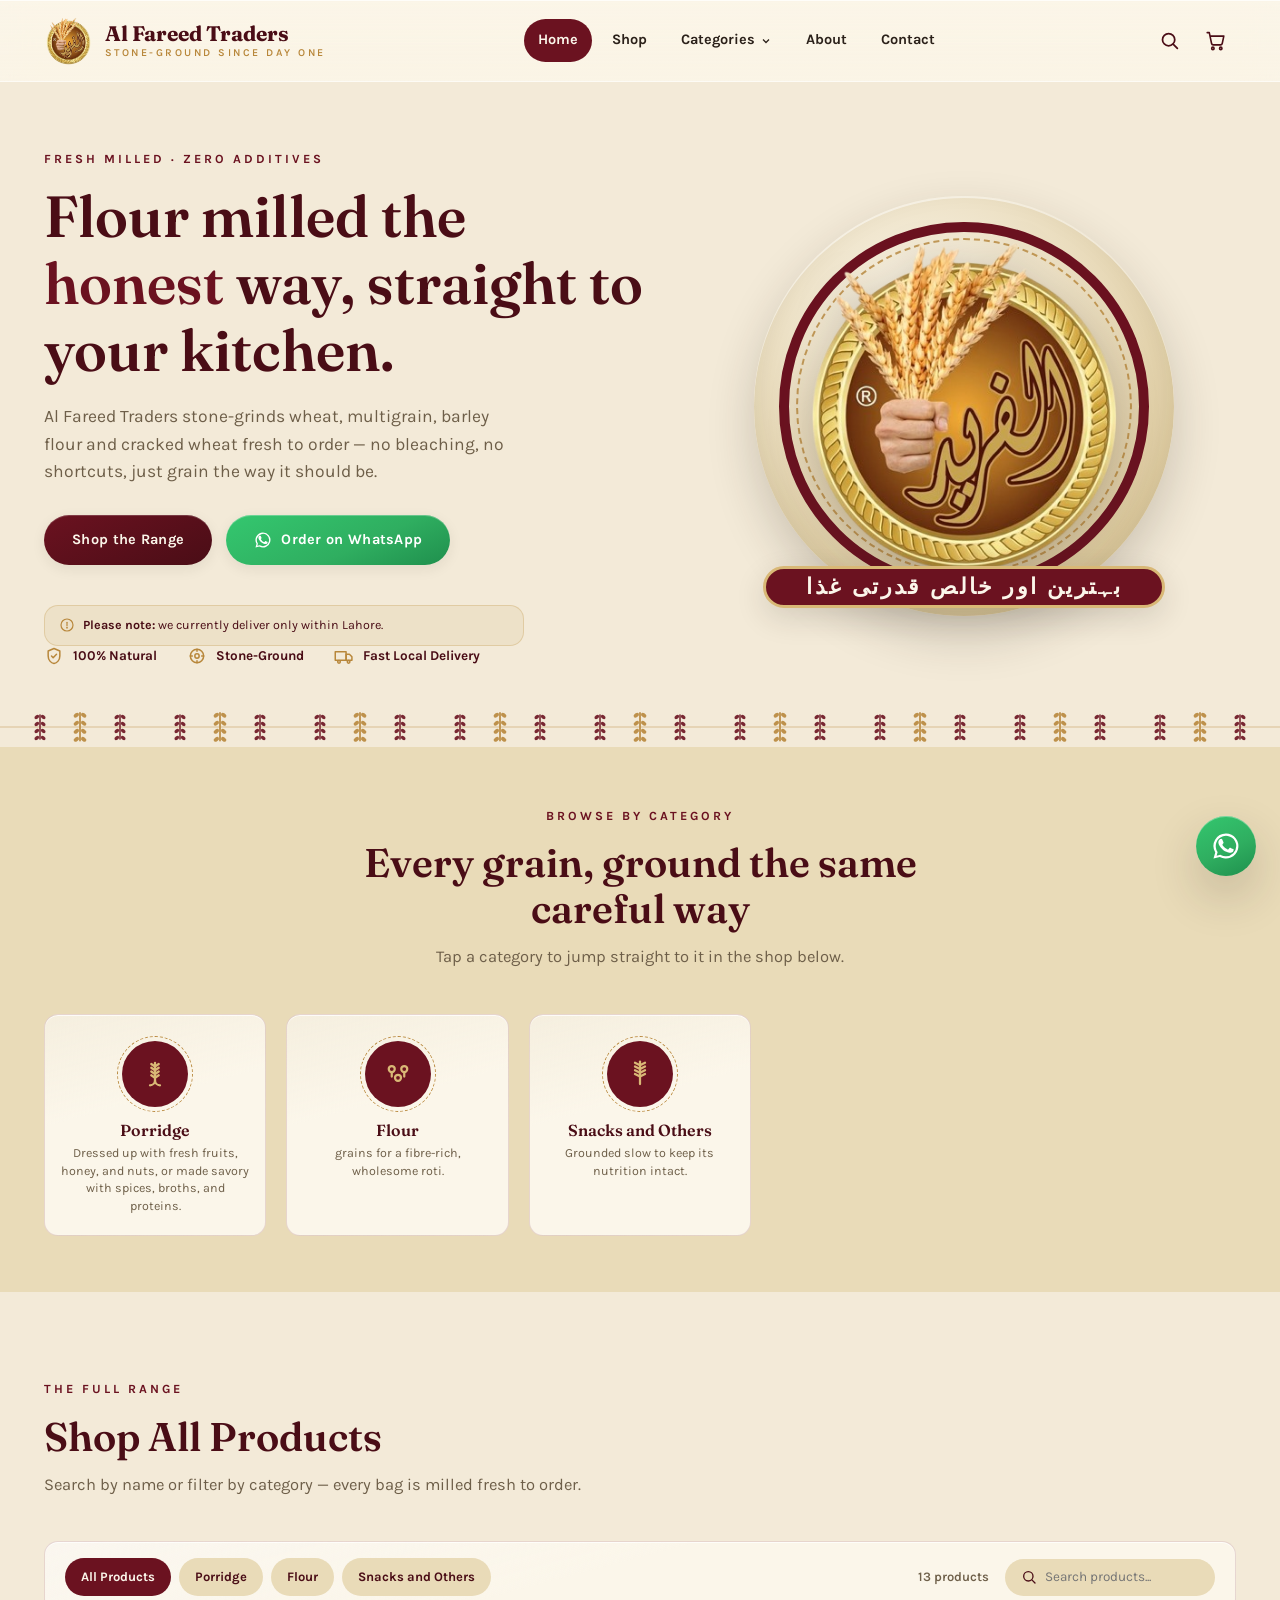
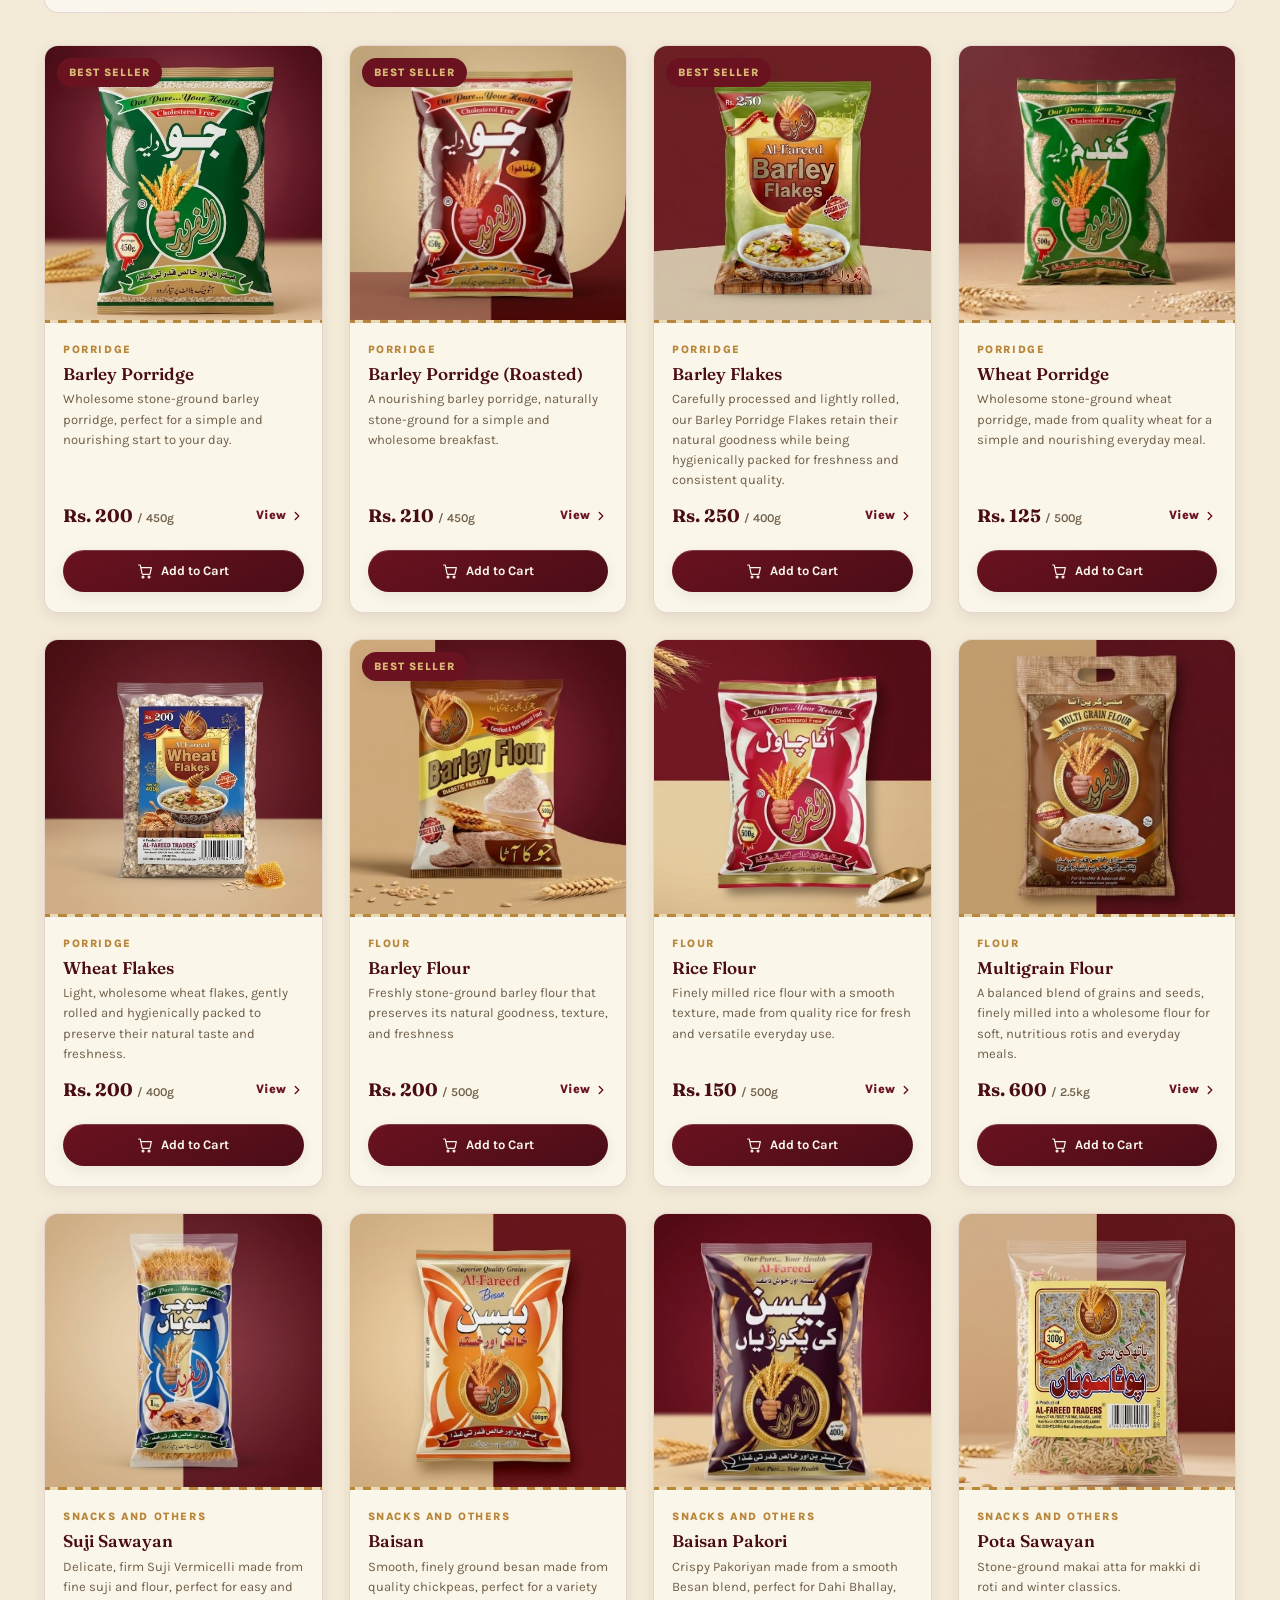
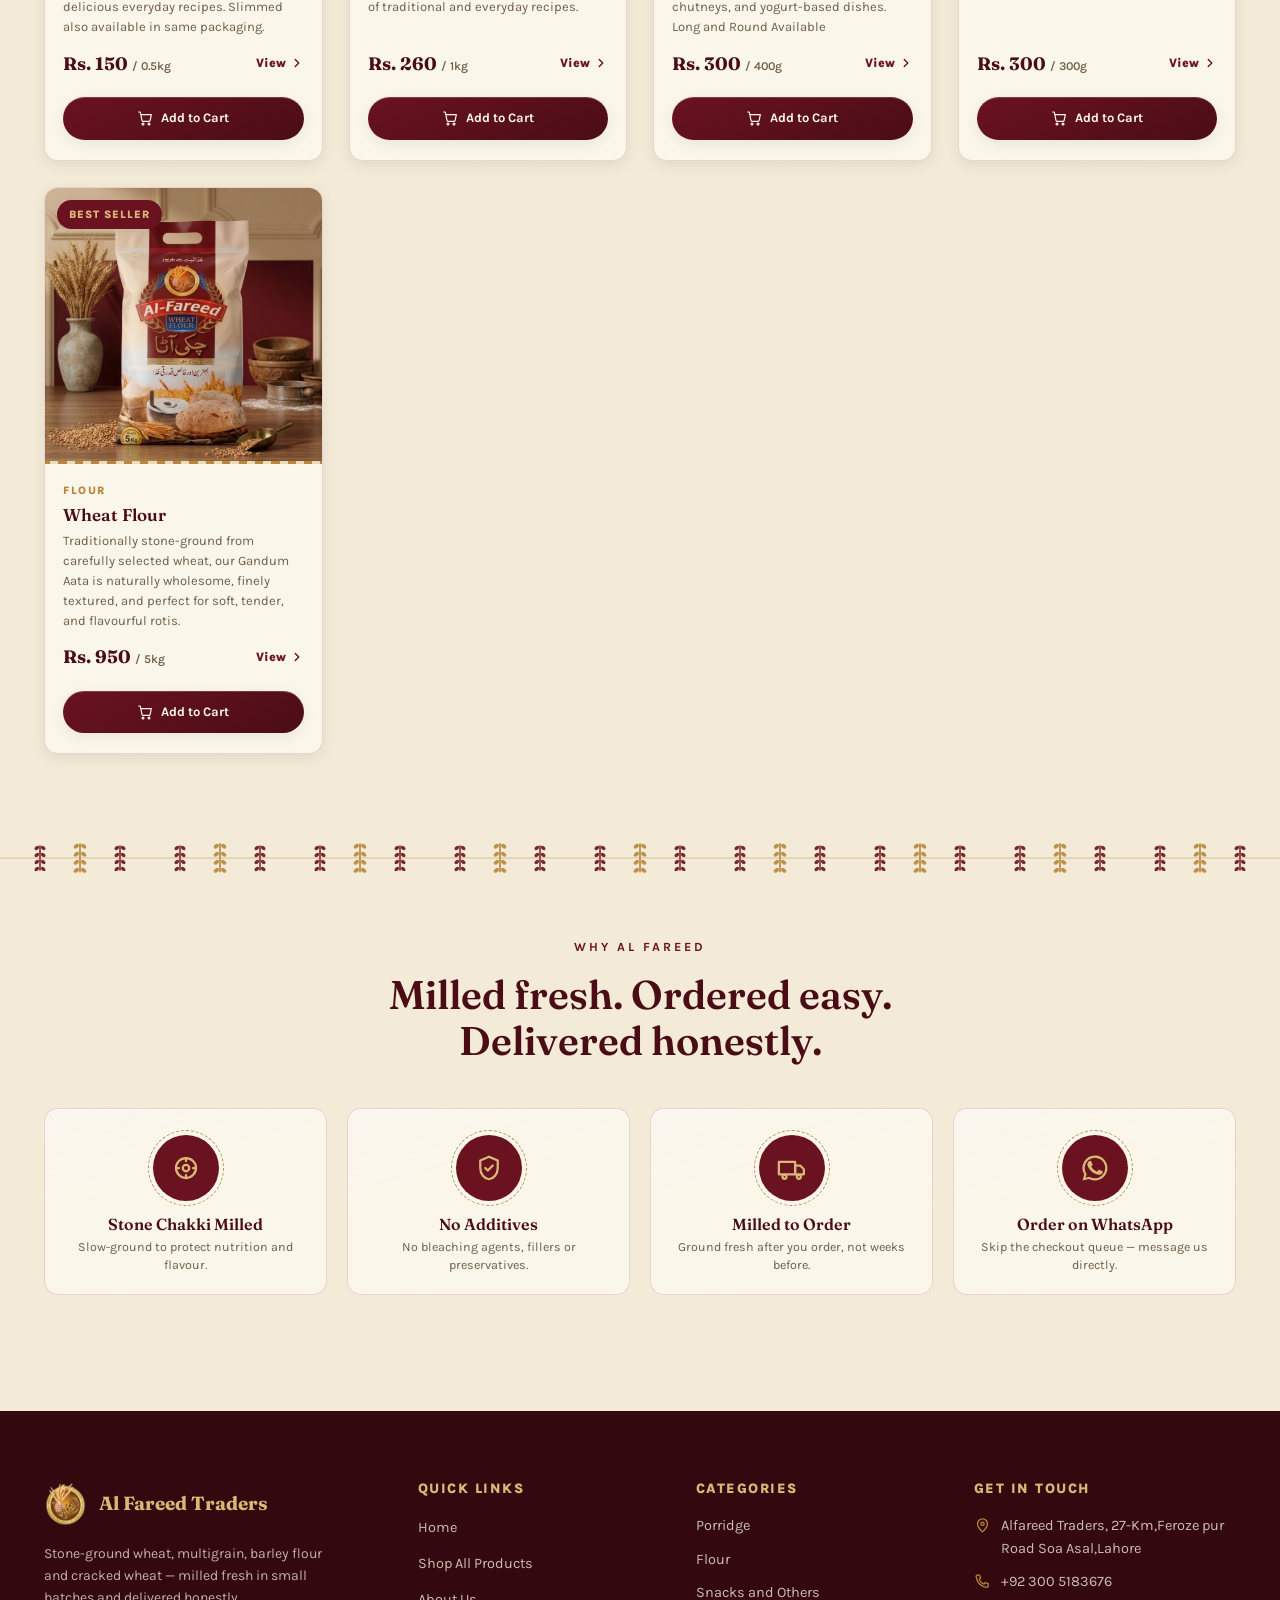
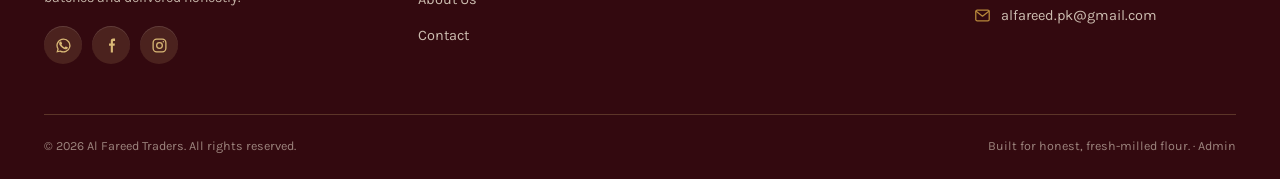
<file: index.html>
<!DOCTYPE html>
<html lang="en">
<head>
<meta charset="UTF-8">
<meta name="viewport" content="width=device-width, initial-scale=1.0">
<meta name="color-scheme" content="light only">
<title>Al Fareed Traders | Stone-Ground Flour, Multigrain Atta &amp; Cracked Wheat</title>
<meta name="description" content="Al Fareed Traders sells stone-ground wheat flour, multigrain atta, barley flour and cracked wheat (daliya) of every cut. Fresh milled, order online or on WhatsApp.">
<meta name="keywords" content="atta, wheat flour, multigrain flour, barley flour, cracked wheat, daliya, besan, flour mill, Al Fareed Traders">
<link rel="canonical" href="https://alfareedtraders.net/index.html">

<!-- Open Graph -->
<meta property="og:type" content="website">
<meta property="og:title" content="Al Fareed Traders | Stone-Ground Flour &amp; Grains">
<meta property="og:description" content="Fresh stone-ground wheat, multigrain, barley flour and cracked wheat. Order online or on WhatsApp.">
<meta property="og:image" content="https://alfareedtraders.net/images/logo.png">

<link rel="icon" href="/favicon.ico" sizes="any">
<link rel="icon" type="image/png" href="images/icons/favicon-32.png" sizes="32x32">
<link rel="icon" type="image/png" href="images/icons/favicon-16.png" sizes="16x16">
<link rel="icon" type="image/png" href="images/icons/favicon-192.png" sizes="192x192">
<link rel="apple-touch-icon" href="images/icons/apple-touch-icon.png">
<link rel="shortcut icon" href="images/icons/favicon.ico">

<link rel="preconnect" href="https://fonts.googleapis.com">
<link rel="preconnect" href="https://fonts.gstatic.com" crossorigin>
<link href="https://fonts.googleapis.com/css2?family=Fraunces:opsz,wght@9..144,500;9..144,600;9..144,700&family=Karla:wght@400;500;600;700;800&display=swap" rel="stylesheet">
<link rel="stylesheet" href="css/style.css">

<script type="application/ld+json">
{
  "@context": "https://schema.org",
  "@type": "LocalBusiness",
  "name": "Al Fareed Traders",
  "image": "https://alfareedtraders.net/images/logo.png",
  "description": "Stone-ground wheat flour, multigrain atta, barley flour and cracked wheat, milled fresh and sold online.",
  "address": { "@type": "PostalAddress", "streetAddress": "Grain Market Road", "addressLocality": "Lahore", "addressCountry": "PK" },
  "telephone": "+92-300-1234567",
  "priceRange": "Rs. 340 - Rs. 900"
}
</script>
</head>
<body>
<a href="#main" class="skip-link">Skip to content</a>

<!-- ============ NAVBAR ============ -->
<header class="navbar" id="siteNavbar">
  <div class="container">
    <a href="index.html" class="brand">
      <img src="images/logo.png" alt="Al Fareed Traders logo">
      <span class="brand-name">Al Fareed Traders<small>Stone-Ground Since Day One</small></span>
    </a>

    <nav aria-label="Primary">
      <ul class="nav-links">
        <li><a href="index.html" class="active">Home</a></li>
        <li><a href="index.html#products">Shop</a></li>
        <li class="has-dropdown">
          <button type="button" class="nav-link">Categories
            <svg width="12" height="12" viewBox="0 0 24 24" fill="none" stroke="currentColor" stroke-width="2.5"><path d="M6 9l6 6 6-6"/></svg>
          </button>
          <div class="dropdown" data-categories-dropdown></div>
        </li>
        <li><a href="about.html">About</a></li>
        <li><a href="contact.html">Contact</a></li>
      </ul>
    </nav>

    <div class="nav-actions">
      <div class="nav-search">
        <button type="button" class="icon-btn" data-search-toggle="#navSearchForm" aria-label="Toggle search">
          <svg viewBox="0 0 24 24" fill="none" stroke="currentColor" stroke-width="2" stroke-linecap="round"><circle cx="11" cy="11" r="7"/><path d="M21 21l-4.3-4.3"/></svg>
        </button>
        <form class="nav-search-form" id="navSearchForm" role="search">
          <input type="search" name="q" placeholder="Search flour, atta, daliya..." aria-label="Search products">
          <button type="submit" aria-label="Submit search">
            <svg viewBox="0 0 24 24" fill="none" stroke="currentColor" stroke-width="2" stroke-linecap="round"><circle cx="11" cy="11" r="7"/><path d="M21 21l-4.3-4.3"/></svg>
          </button>
        </form>
      </div>
      <button type="button" class="icon-btn" data-open-cart aria-label="Open cart">
        <svg viewBox="0 0 24 24" fill="none" stroke="currentColor" stroke-width="1.8" stroke-linecap="round" stroke-linejoin="round"><circle cx="9" cy="21" r="1.4"/><circle cx="18" cy="21" r="1.4"/><path d="M2.5 3h2.4l2.6 12.4a2 2 0 0 0 2 1.6h8.2a2 2 0 0 0 2-1.6L21.5 7H6"/></svg>
        <span class="count-bubble" data-cart-count data-count="0">0</span>
      </button>
      <button type="button" class="hamburger" id="hamburgerBtn" aria-label="Open menu">
        <svg viewBox="0 0 24 24" fill="none" stroke="currentColor" stroke-width="2" stroke-linecap="round"><path d="M3 6h18M3 12h18M3 18h18"/></svg>
      </button>
    </div>
  </div>
</header>

<!-- ============ MOBILE NAV ============ -->
<div class="mobile-nav-overlay" id="mobileNavOverlay">
  <div class="mobile-nav" id="mobileNav">
    <div class="mobile-nav-head">
      <a href="index.html" class="brand"><img src="images/logo.png" alt="Al Fareed Traders logo" style="height:38px;"></a>
      <button type="button" class="close-btn" data-close-mobile aria-label="Close menu">
        <svg viewBox="0 0 24 24" fill="none" stroke="currentColor" stroke-width="2" stroke-linecap="round"><path d="M6 6l12 12M18 6L6 18"/></svg>
      </button>
    </div>
    <a href="index.html">Home</a>
    <a href="index.html#products">Shop All Products</a>
    <a href="about.html">About Us</a>
    <a href="contact.html">Contact</a>
    <div class="mobile-cats" data-categories-mobile></div>
    <div class="mobile-nav-cta">
      <a href="#products" class="btn btn-primary btn-block" data-close-mobile>Shop Now</a>
      <a href="#" class="btn btn-whatsapp btn-block" data-wa-general target="_blank" rel="noopener">Order on WhatsApp</a>
      <p class="cart-note" style="margin-top:10px;">Delivery is currently available within Lahore only.</p>
    </div>
  </div>
</div>

<main id="main">

  <!-- ============ HERO ============ -->
  <section class="hero">
    <div class="container">
      <div class="hero-copy">
        <span class="eyebrow">Fresh Milled &middot; Zero Additives</span>
        <h1>Flour milled the <em>honest</em> way, straight to your kitchen.</h1>
        <p class="lead">Al Fareed Traders stone-grinds wheat, multigrain, barley flour and cracked wheat fresh to order &mdash; no bleaching, no shortcuts, just grain the way it should be.</p>
        <div class="hero-ctas">
          <a href="#products" class="btn btn-primary">Shop the Range</a>
          <a href="#" class="btn btn-whatsapp" data-wa-general target="_blank" rel="noopener">
            <svg viewBox="0 0 24 24" fill="currentColor"><path d="M17.5 14.4c-.3-.1-1.7-.9-2-1-.3-.1-.5-.1-.7.1-.2.3-.8 1-.9 1.1-.2.2-.3.2-.6.1-.3-.1-1.3-.5-2.4-1.5-.9-.8-1.5-1.8-1.7-2.1-.2-.3 0-.5.1-.6.1-.1.3-.3.4-.5.1-.1.2-.3.3-.4.1-.2 0-.4 0-.5 0-.1-.7-1.7-1-2.3-.3-.6-.5-.5-.7-.5h-.6c-.2 0-.5.1-.8.4-.3.3-1 1-1 2.4s1.1 2.8 1.2 3c.1.2 2.1 3.3 5.2 4.5.7.3 1.3.5 1.7.6.7.2 1.4.2 1.9.1.6-.1 1.7-.7 2-1.4.2-.7.2-1.2.2-1.4-.1-.1-.3-.2-.6-.3z"/><path d="M12 2a10 10 0 0 0-8.6 15.1L2 22l5-1.3A10 10 0 1 0 12 2zm0 18.2a8.2 8.2 0 0 1-4.2-1.1l-.3-.2-3 .8.8-2.9-.2-.3A8.2 8.2 0 1 1 20.2 12 8.2 8.2 0 0 1 12 20.2z"/></svg>
            Order on WhatsApp
          </a>
        </div>
        <p class="delivery-tip">
          <svg viewBox="0 0 24 24" fill="none" stroke="currentColor" stroke-width="1.8" stroke-linecap="round" stroke-linejoin="round"><circle cx="12" cy="12" r="9"/><path d="M12 8v5"/><circle cx="12" cy="16" r="0.5" fill="currentColor"/></svg>
          <span><strong>Please note:</strong> we currently deliver only within Lahore.</span>
        </p>
        <div class="trust-row">
          <span class="trust-item"><svg viewBox="0 0 24 24" fill="none" stroke="currentColor" stroke-width="1.8" stroke-linecap="round" stroke-linejoin="round"><path d="M12 3l7 3v6c0 5-3.4 8.4-7 9-3.6-.6-7-4-7-9V6l7-3z"/><path d="M9 12l2 2 4-4"/></svg> 100% Natural</span>
          <span class="trust-item"><svg viewBox="0 0 24 24" fill="none" stroke="currentColor" stroke-width="1.8" stroke-linecap="round" stroke-linejoin="round"><circle cx="12" cy="12" r="8"/><circle cx="12" cy="12" r="2.6"/><path d="M12 4v2.4M12 17.6V20M4 12h2.4M17.6 12H20"/></svg> Stone-Ground</span>
          <span class="trust-item"><svg viewBox="0 0 24 24" fill="none" stroke="currentColor" stroke-width="1.8" stroke-linecap="round" stroke-linejoin="round"><rect x="1.5" y="7" width="13" height="10"/><path d="M14.5 10h4l3 3v4h-7z"/><circle cx="6" cy="19" r="1.6"/><circle cx="17.5" cy="19" r="1.6"/></svg> Fast Local Delivery</span>
        </div>
      </div>
      <div class="hero-visual">
        <div class="medallion">
          <img src="images/logo.png" alt="Al Fareed Traders emblem">
          <span class="medallion-badge">بہترین اور خالص قدرتی غذا</span>
        </div>
      </div>
    </div>
  </section>

  <div class="grain-divider" role="presentation"></div>

  <!-- ============ CATEGORIES ============ -->
  <section class="categories section-tight" id="categories">
    <div class="container">
      <div class="section-head center">
        <span class="eyebrow">Browse by Category</span>
        <h2>Every grain, ground the same careful way</h2>
        <p>Tap a category to jump straight to it in the shop below.</p>
      </div>
      <div class="cat-grid" id="categoryGrid"></div>
    </div>
  </section>

  <!-- ============ PRODUCTS ============ -->
  <section class="products-section" id="products">
    <div class="container">
      <div class="section-head">
        <span class="eyebrow">The Full Range</span>
        <h2>Shop All Products</h2>
        <p>Search by name or filter by category &mdash; every bag is milled fresh to order.</p>
      </div>

      <div class="filter-bar">
        <div class="filter-pills" id="filterPills"></div>
        <div style="display:flex; align-items:center; gap:16px;">
          <span class="filter-count" id="filterCount"></span>
          <label class="filter-search">
            <svg viewBox="0 0 24 24" fill="none" stroke="currentColor" stroke-width="2" stroke-linecap="round"><circle cx="11" cy="11" r="7"/><path d="M21 21l-4.3-4.3"/></svg>
            <input type="search" id="shopSearchInput" placeholder="Search products...">
          </label>
        </div>
      </div>

      <div class="product-grid" id="productGrid"></div>
    </div>
  </section>

  <div class="grain-divider" role="presentation"></div>

  <!-- ============ WHY Al Fareed ============ -->
  <section class="section-tight">
    <div class="container">
      <div class="section-head center">
        <span class="eyebrow">Why Al Fareed</span>
        <h2>Milled fresh. Ordered easy. Delivered honestly.</h2>
      </div>
      <div class="cat-grid cat-grid-4">
        <div class="cat-seal">
          <div class="ring"><svg viewBox="0 0 24 24" fill="none" stroke="currentColor" stroke-width="1.8" stroke-linecap="round" stroke-linejoin="round"><circle cx="12" cy="12" r="8"/><circle cx="12" cy="12" r="2.6"/><path d="M12 4v2.4M12 17.6V20M4 12h2.4M17.6 12H20"/></svg></div>
          <h3>Stone Chakki Milled</h3>
          <p>Slow-ground to protect nutrition and flavour.</p>
        </div>
        <div class="cat-seal">
          <div class="ring"><svg viewBox="0 0 24 24" fill="none" stroke="currentColor" stroke-width="1.8" stroke-linecap="round" stroke-linejoin="round"><path d="M12 3l7 3v6c0 5-3.4 8.4-7 9-3.6-.6-7-4-7-9V6l7-3z"/><path d="M9 12l2 2 4-4"/></svg></div>
          <h3>No Additives</h3>
          <p>No bleaching agents, fillers or preservatives.</p>
        </div>
        <div class="cat-seal">
          <div class="ring"><svg viewBox="0 0 24 24" fill="none" stroke="currentColor" stroke-width="1.8" stroke-linecap="round" stroke-linejoin="round"><rect x="1.5" y="7" width="13" height="10"/><path d="M14.5 10h4l3 3v4h-7z"/><circle cx="6" cy="19" r="1.6"/><circle cx="17.5" cy="19" r="1.6"/></svg></div>
          <h3>Milled to Order</h3>
          <p>Ground fresh after you order, not weeks before.</p>
        </div>
        <div class="cat-seal">
          <div class="ring"><svg viewBox="0 0 24 24" fill="currentColor"><path d="M17.5 14.4c-.3-.1-1.7-.9-2-1-.3-.1-.5-.1-.7.1-.2.3-.8 1-.9 1.1-.2.2-.3.2-.6.1-.3-.1-1.3-.5-2.4-1.5-.9-.8-1.5-1.8-1.7-2.1-.2-.3 0-.5.1-.6.1-.1.3-.3.4-.5.1-.1.2-.3.3-.4.1-.2 0-.4 0-.5 0-.1-.7-1.7-1-2.3-.3-.6-.5-.5-.7-.5h-.6c-.2 0-.5.1-.8.4-.3.3-1 1-1 2.4s1.1 2.8 1.2 3c.1.2 2.1 3.3 5.2 4.5.7.3 1.3.5 1.7.6.7.2 1.4.2 1.9.1.6-.1 1.7-.7 2-1.4.2-.7.2-1.2.2-1.4-.1-.1-.3-.2-.6-.3z"/><path d="M12 2a10 10 0 0 0-8.6 15.1L2 22l5-1.3A10 10 0 1 0 12 2zm0 18.2a8.2 8.2 0 0 1-4.2-1.1l-.3-.2-3 .8.8-2.9-.2-.3A8.2 8.2 0 1 1 20.2 12 8.2 8.2 0 0 1 12 20.2z"/></svg></div>
          <h3>Order on WhatsApp</h3>
          <p>Skip the checkout queue &mdash; message us directly.</p>
        </div>
      </div>
    </div>
  </section>

</main>

<!-- ============ FOOTER ============ -->
<footer class="site-footer">
  <div class="container">
    <div class="footer-grid">
      <div class="footer-about">
        <div class="footer-brand">
          <img src="images/logo.png" alt="Al Fareed Traders logo">
          <span>Al Fareed Traders</span>
        </div>
        <p>Stone-ground wheat, multigrain, barley flour and cracked wheat &mdash; milled fresh in small batches and delivered honestly.</p>
        <div class="footer-social">
          <a href="#" data-wa-general target="_blank" rel="noopener" aria-label="WhatsApp"><svg viewBox="0 0 24 24" fill="currentColor"><path d="M17.5 14.4c-.3-.1-1.7-.9-2-1-.3-.1-.5-.1-.7.1-.2.3-.8 1-.9 1.1-.2.2-.3.2-.6.1-.3-.1-1.3-.5-2.4-1.5-.9-.8-1.5-1.8-1.7-2.1-.2-.3 0-.5.1-.6.1-.1.3-.3.4-.5.1-.1.2-.3.3-.4.1-.2 0-.4 0-.5 0-.1-.7-1.7-1-2.3-.3-.6-.5-.5-.7-.5h-.6c-.2 0-.5.1-.8.4-.3.3-1 1-1 2.4s1.1 2.8 1.2 3c.1.2 2.1 3.3 5.2 4.5.7.3 1.3.5 1.7.6.7.2 1.4.2 1.9.1.6-.1 1.7-.7 2-1.4.2-.7.2-1.2.2-1.4-.1-.1-.3-.2-.6-.3z"/><path d="M12 2a10 10 0 0 0-8.6 15.1L2 22l5-1.3A10 10 0 1 0 12 2zm0 18.2a8.2 8.2 0 0 1-4.2-1.1l-.3-.2-3 .8.8-2.9-.2-.3A8.2 8.2 0 1 1 20.2 12 8.2 8.2 0 0 1 12 20.2z"/></svg></a>
          <a href="https://facebook.com/" data-social="facebook" target="_blank" rel="noopener" aria-label="Facebook"><svg viewBox="0 0 24 24" fill="currentColor"><path d="M14 9V6.5c0-.8.5-1 .9-1H17V2h-2.7C11.9 2 11 3.7 11 5.7V9H8.5v3.5H11V22h3v-9.5h2.4l.4-3.5H14z"/></svg></a>
          <a href="https://instagram.com/" data-social="instagram" target="_blank" rel="noopener" aria-label="Instagram"><svg viewBox="0 0 24 24" fill="none" stroke="currentColor" stroke-width="1.8"><rect x="3" y="3" width="18" height="18" rx="5"/><circle cx="12" cy="12" r="4"/><circle cx="17.4" cy="6.6" r="1" fill="currentColor" stroke="none"/></svg></a>
        </div>
      </div>
      <div class="footer-col">
        <h4>Quick Links</h4>
        <ul>
          <li><a href="index.html">Home</a></li>
          <li><a href="index.html#products">Shop All Products</a></li>
          <li><a href="about.html">About Us</a></li>
          <li><a href="contact.html">Contact</a></li>
        </ul>
      </div>
      <div class="footer-col">
        <h4>Categories</h4>
        <ul data-categories-mobile></ul>
      </div>
      <div class="footer-col">
        <h4>Get in Touch</h4>
        <ul class="footer-contact">
          <li><svg viewBox="0 0 24 24" fill="none" stroke="currentColor" stroke-width="1.8" stroke-linecap="round" stroke-linejoin="round"><path d="M12 21s-7-6.3-7-11.5A7 7 0 0 1 19 9.5C19 14.7 12 21 12 21z"/><circle cx="12" cy="9.5" r="2.3"/></svg><span data-field="address">Grain Market Road, Lahore, Pakistan</span></li>
          <li><svg viewBox="0 0 24 24" fill="none" stroke="currentColor" stroke-width="1.8" stroke-linecap="round" stroke-linejoin="round"><path d="M4.5 3h3.4l1.4 4.5-2 1.5a12 12 0 0 0 6.7 6.7l1.5-2 4.5 1.4v3.4c0 1-.9 1.8-1.9 1.7-8-.6-14.4-7-15-15C2.7 3.9 3.5 3 4.5 3z"/></svg><span data-field="phoneDisplay">+92 300 1234567</span></li>
          <li><svg viewBox="0 0 24 24" fill="none" stroke="currentColor" stroke-width="1.8" stroke-linecap="round" stroke-linejoin="round"><rect x="2.5" y="4.5" width="19" height="15" rx="2"/><path d="M3 6l9 7 9-7"/></svg><span data-field="email">orders@Al Fareedtraders.com</span></li>
        </ul>
      </div>
    </div>
    <div class="footer-bottom">
      <span>&copy; <span data-year></span> Al Fareed Traders. All rights reserved.</span>
      <span>Built for honest, fresh-milled flour. &middot; <a href="/admin/" class="admin-link">Admin</a></span>
    </div>
  </div>
</footer>

<!-- ============ CART DRAWER ============ -->
<div class="cart-overlay" id="cartOverlay">
  <aside class="cart-drawer" aria-label="Shopping cart">
    <div class="cart-head">
      <h2>Your Cart</h2>
      <button type="button" class="close-btn" data-close-cart aria-label="Close cart">
        <svg viewBox="0 0 24 24" fill="none" stroke="currentColor" stroke-width="2" stroke-linecap="round"><path d="M6 6l12 12M18 6L6 18"/></svg>
      </button>
    </div>
    <div class="cart-items" id="cartItems"></div>
    <div class="cart-foot" id="cartFoot" style="display:none;">
      <div class="cart-subtotal"><span>Subtotal</span><span id="cartSubtotal">Rs. 0</span></div>
      <a href="#" id="cartWhatsappBtn" class="btn btn-whatsapp btn-block" target="_blank" rel="noopener">
        <svg viewBox="0 0 24 24" fill="currentColor"><path d="M17.5 14.4c-.3-.1-1.7-.9-2-1-.3-.1-.5-.1-.7.1-.2.3-.8 1-.9 1.1-.2.2-.3.2-.6.1-.3-.1-1.3-.5-2.4-1.5-.9-.8-1.5-1.8-1.7-2.1-.2-.3 0-.5.1-.6.1-.1.3-.3.4-.5.1-.1.2-.3.3-.4.1-.2 0-.4 0-.5 0-.1-.7-1.7-1-2.3-.3-.6-.5-.5-.7-.5h-.6c-.2 0-.5.1-.8.4-.3.3-1 1-1 2.4s1.1 2.8 1.2 3c.1.2 2.1 3.3 5.2 4.5.7.3 1.3.5 1.7.6.7.2 1.4.2 1.9.1.6-.1 1.7-.7 2-1.4.2-.7.2-1.2.2-1.4-.1-.1-.3-.2-.6-.3z"/><path d="M12 2a10 10 0 0 0-8.6 15.1L2 22l5-1.3A10 10 0 1 0 12 2zm0 18.2a8.2 8.2 0 0 1-4.2-1.1l-.3-.2-3 .8.8-2.9-.2-.3A8.2 8.2 0 1 1 20.2 12 8.2 8.2 0 0 1 12 20.2z"/></svg>
        Checkout on WhatsApp
      </a>
      <button type="button" class="btn btn-ghost btn-block" data-close-cart>Continue Shopping</button>
      <p class="delivery-tip cart-note">
        <svg viewBox="0 0 24 24" fill="none" stroke="currentColor" stroke-width="1.8" stroke-linecap="round" stroke-linejoin="round"><circle cx="12" cy="12" r="9"/><path d="M12 8v5"/><circle cx="12" cy="16" r="0.5" fill="currentColor"/></svg>
        <span><strong>Please note:</strong> delivery cost varies depending on your distance from our shop. For exact charges and delivery guidance, please checkout and speak with our team directly on WhatsApp &mdash; they'll be happy to assist you.</span>
      </p>
    </div>
  </aside>
</div>

<!-- ============ WHATSAPP FLOAT ============ -->
<a href="#" class="wa-float" data-wa-general target="_blank" rel="noopener" aria-label="Chat on WhatsApp">
  <svg viewBox="0 0 24 24" fill="currentColor"><path d="M17.5 14.4c-.3-.1-1.7-.9-2-1-.3-.1-.5-.1-.7.1-.2.3-.8 1-.9 1.1-.2.2-.3.2-.6.1-.3-.1-1.3-.5-2.4-1.5-.9-.8-1.5-1.8-1.7-2.1-.2-.3 0-.5.1-.6.1-.1.3-.3.4-.5.1-.1.2-.3.3-.4.1-.2 0-.4 0-.5 0-.1-.7-1.7-1-2.3-.3-.6-.5-.5-.7-.5h-.6c-.2 0-.5.1-.8.4-.3.3-1 1-1 2.4s1.1 2.8 1.2 3c.1.2 2.1 3.3 5.2 4.5.7.3 1.3.5 1.7.6.7.2 1.4.2 1.9.1.6-.1 1.7-.7 2-1.4.2-.7.2-1.2.2-1.4-.1-.1-.3-.2-.6-.3z"/><path d="M12 2a10 10 0 0 0-8.6 15.1L2 22l5-1.3A10 10 0 1 0 12 2zm0 18.2a8.2 8.2 0 0 1-4.2-1.1l-.3-.2-3 .8.8-2.9-.2-.3A8.2 8.2 0 1 1 20.2 12 8.2 8.2 0 0 1 12 20.2z"/></svg>
</a>

<script src="js/site-config.js"></script>
<script src="js/products-data.js"></script>
<script src="js/render.js"></script>
<script src="js/cart.js"></script>
<script src="js/main.js"></script>
</body>
</html>
</file>
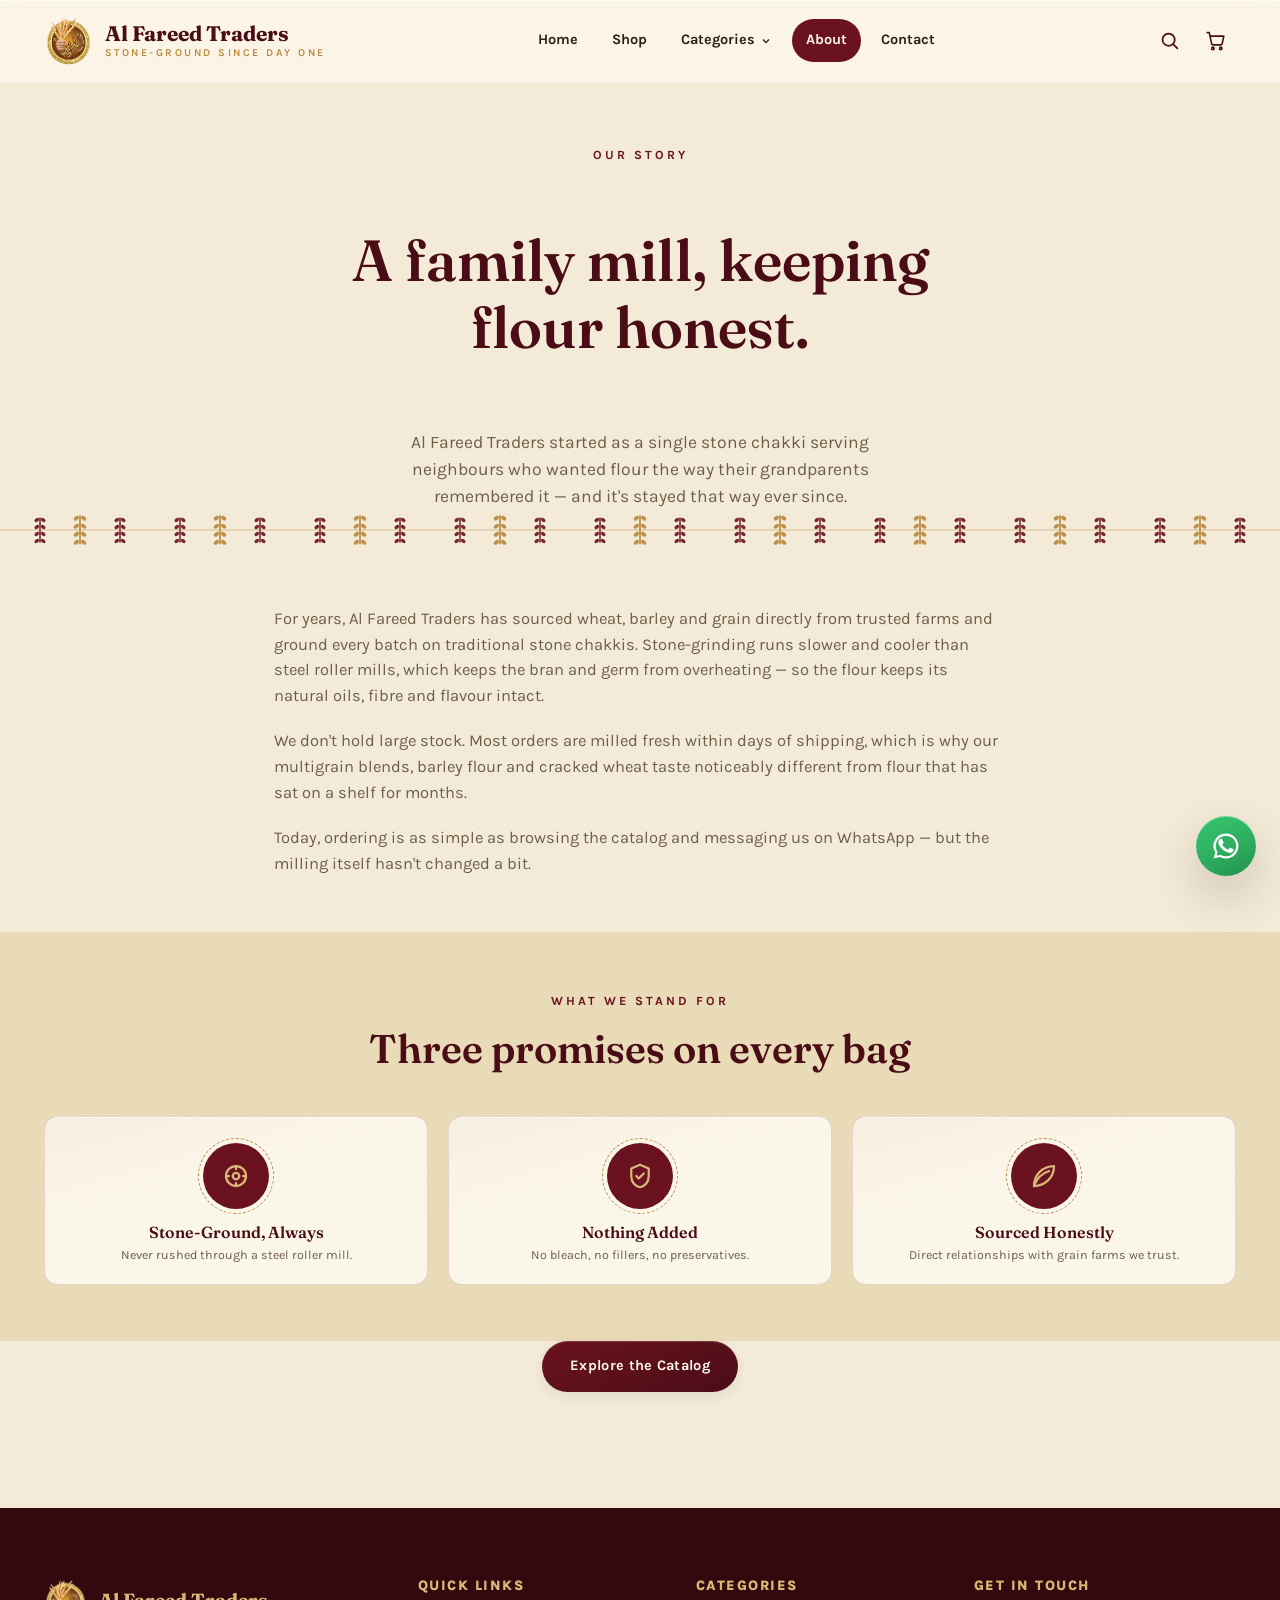
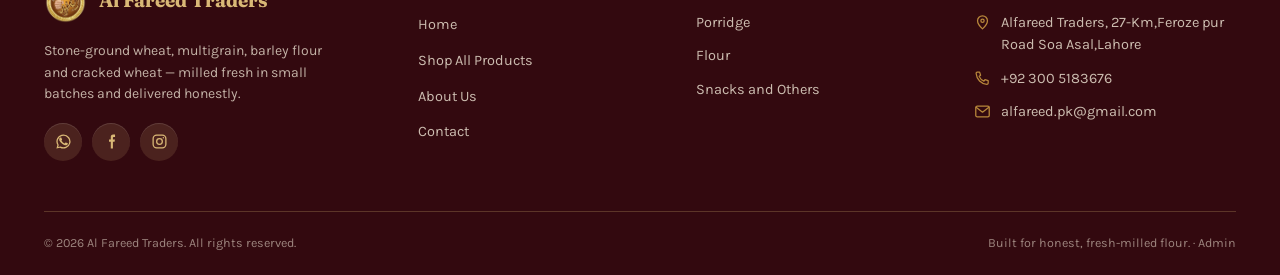
<file: about.html>
<!DOCTYPE html>
<html lang="en">
<head>
<meta charset="UTF-8">
<meta name="viewport" content="width=device-width, initial-scale=1.0">
<meta name="color-scheme" content="light only">
<title>About Us | Al Fareed Traders</title>
<meta name="description" content="Al Fareed Traders is a family flour business milling wheat, multigrain, barley and cracked wheat fresh on stone chakkis, sold with honest pricing and no shortcuts.">
<link rel="canonical" href="https://alfareedtraders.net/about.html">
<link rel="icon" href="/favicon.ico" sizes="any">
<link rel="icon" type="image/png" href="images/icons/favicon-32.png" sizes="32x32">
<link rel="icon" type="image/png" href="images/icons/favicon-16.png" sizes="16x16">
<link rel="icon" type="image/png" href="images/icons/favicon-192.png" sizes="192x192">
<link rel="apple-touch-icon" href="images/icons/apple-touch-icon.png">
<link rel="shortcut icon" href="images/icons/favicon.ico">
<link rel="preconnect" href="https://fonts.googleapis.com">
<link rel="preconnect" href="https://fonts.gstatic.com" crossorigin>
<link href="https://fonts.googleapis.com/css2?family=Fraunces:opsz,wght@9..144,500;9..144,600;9..144,700&family=Karla:wght@400;500;600;700;800&display=swap" rel="stylesheet">
<link rel="stylesheet" href="css/style.css">
</head>
<body>
<a href="#main" class="skip-link">Skip to content</a>

<header class="navbar" id="siteNavbar">
  <div class="container">
    <a href="index.html" class="brand">
      <img src="images/logo.png" alt="Al Fareed Traders logo">
      <span class="brand-name">Al Fareed Traders<small>Stone-Ground Since Day One</small></span>
    </a>
    <nav aria-label="Primary">
      <ul class="nav-links">
        <li><a href="index.html">Home</a></li>
        <li><a href="index.html#products">Shop</a></li>
        <li class="has-dropdown">
          <button type="button" class="nav-link">Categories
            <svg width="12" height="12" viewBox="0 0 24 24" fill="none" stroke="currentColor" stroke-width="2.5"><path d="M6 9l6 6 6-6"/></svg>
          </button>
          <div class="dropdown" data-categories-dropdown></div>
        </li>
        <li><a href="about.html" class="active">About</a></li>
        <li><a href="contact.html">Contact</a></li>
      </ul>
    </nav>
    <div class="nav-actions">
      <div class="nav-search">
        <button type="button" class="icon-btn" data-search-toggle="#navSearchForm" aria-label="Toggle search">
          <svg viewBox="0 0 24 24" fill="none" stroke="currentColor" stroke-width="2" stroke-linecap="round"><circle cx="11" cy="11" r="7"/><path d="M21 21l-4.3-4.3"/></svg>
        </button>
        <form class="nav-search-form" id="navSearchForm" role="search">
          <input type="search" name="q" placeholder="Search flour, atta, daliya..." aria-label="Search products">
          <button type="submit" aria-label="Submit search">
            <svg viewBox="0 0 24 24" fill="none" stroke="currentColor" stroke-width="2" stroke-linecap="round"><circle cx="11" cy="11" r="7"/><path d="M21 21l-4.3-4.3"/></svg>
          </button>
        </form>
      </div>
      <button type="button" class="icon-btn" data-open-cart aria-label="Open cart">
        <svg viewBox="0 0 24 24" fill="none" stroke="currentColor" stroke-width="1.8" stroke-linecap="round" stroke-linejoin="round"><circle cx="9" cy="21" r="1.4"/><circle cx="18" cy="21" r="1.4"/><path d="M2.5 3h2.4l2.6 12.4a2 2 0 0 0 2 1.6h8.2a2 2 0 0 0 2-1.6L21.5 7H6"/></svg>
        <span class="count-bubble" data-cart-count data-count="0">0</span>
      </button>
      <button type="button" class="hamburger" id="hamburgerBtn" aria-label="Open menu">
        <svg viewBox="0 0 24 24" fill="none" stroke="currentColor" stroke-width="2" stroke-linecap="round"><path d="M3 6h18M3 12h18M3 18h18"/></svg>
      </button>
    </div>
  </div>
</header>

<div class="mobile-nav-overlay" id="mobileNavOverlay">
  <div class="mobile-nav" id="mobileNav">
    <div class="mobile-nav-head">
      <a href="index.html" class="brand"><img src="images/logo.png" alt="Al Fareed Traders logo" style="height:38px;"></a>
      <button type="button" class="close-btn" data-close-mobile aria-label="Close menu">
        <svg viewBox="0 0 24 24" fill="none" stroke="currentColor" stroke-width="2" stroke-linecap="round"><path d="M6 6l12 12M18 6L6 18"/></svg>
      </button>
    </div>
    <a href="index.html">Home</a>
    <a href="index.html#products">Shop All Products</a>
    <a href="about.html">About Us</a>
    <a href="contact.html">Contact</a>
    <div class="mobile-cats" data-categories-mobile></div>
    <div class="mobile-nav-cta">
      <a href="index.html#products" class="btn btn-primary btn-block" data-close-mobile>Shop Now</a>
      <a href="#" class="btn btn-whatsapp btn-block" data-wa-general target="_blank" rel="noopener">Order on WhatsApp</a>
    </div>
  </div>
</div>

<main id="main">
  <section class="hero" style="padding-bottom:0;">
    <div class="container" style="grid-template-columns:1fr; text-align:center; max-width:760px;">
      <span class="eyebrow">Our Story</span>
      <h1>A family mill, keeping flour honest.</h1>
      <p class="lead" style="margin:0 auto;">Al Fareed Traders started as a single stone chakki serving neighbours who wanted flour the way their grandparents remembered it &mdash; and it's stayed that way ever since.</p>
    </div>
  </section>

  <div class="grain-divider" role="presentation"></div>

  <section class="section-tight">
    <div class="container" style="max-width:780px;">
      <p style="color:var(--ink-soft); font-size:16.5px; margin-bottom:20px;">For years, Al Fareed Traders has sourced wheat, barley and grain directly from trusted farms and ground every batch on traditional stone chakkis. Stone-grinding runs slower and cooler than steel roller mills, which keeps the bran and germ from overheating &mdash; so the flour keeps its natural oils, fibre and flavour intact.</p>
      <p style="color:var(--ink-soft); font-size:16.5px; margin-bottom:20px;">We don't hold large stock. Most orders are milled fresh within days of shipping, which is why our multigrain blends, barley flour and cracked wheat taste noticeably different from flour that has sat on a shelf for months.</p>
      <p style="color:var(--ink-soft); font-size:16.5px;">Today, ordering is as simple as browsing the catalog and messaging us on WhatsApp &mdash; but the milling itself hasn't changed a bit.</p>
    </div>
  </section>

  <section class="categories section-tight">
    <div class="container">
      <div class="section-head center">
        <span class="eyebrow">What We Stand For</span>
        <h2>Three promises on every bag</h2>
      </div>
      <div class="cat-grid cat-grid-3">
        <div class="cat-seal">
          <div class="ring"><svg viewBox="0 0 24 24" fill="none" stroke="currentColor" stroke-width="1.8" stroke-linecap="round" stroke-linejoin="round"><circle cx="12" cy="12" r="8"/><circle cx="12" cy="12" r="2.6"/><path d="M12 4v2.4M12 17.6V20M4 12h2.4M17.6 12H20"/></svg></div>
          <h3>Stone-Ground, Always</h3>
          <p>Never rushed through a steel roller mill.</p>
        </div>
        <div class="cat-seal">
          <div class="ring"><svg viewBox="0 0 24 24" fill="none" stroke="currentColor" stroke-width="1.8" stroke-linecap="round" stroke-linejoin="round"><path d="M12 3l7 3v6c0 5-3.4 8.4-7 9-3.6-.6-7-4-7-9V6l7-3z"/><path d="M9 12l2 2 4-4"/></svg></div>
          <h3>Nothing Added</h3>
          <p>No bleach, no fillers, no preservatives.</p>
        </div>
        <div class="cat-seal">
          <div class="ring"><svg viewBox="0 0 24 24" fill="none" stroke="currentColor" stroke-width="1.8" stroke-linecap="round" stroke-linejoin="round"><path d="M4 20c8 0 16-6 16-16-10 0-16 8-16 16z"/><path d="M4 20c2-6 6-10 12-12"/></svg></div>
          <h3>Sourced Honestly</h3>
          <p>Direct relationships with grain farms we trust.</p>
        </div>
      </div>
    </div>
  </section>

  <section class="section-tight" style="padding-top:0;">
    <div class="container" style="text-align:center;">
      <a href="index.html#products" class="btn btn-primary">Explore the Catalog</a>
    </div>
  </section>
</main>

<footer class="site-footer">
  <div class="container">
    <div class="footer-grid">
      <div class="footer-about">
        <div class="footer-brand">
          <img src="images/logo.png" alt="Al Fareed Traders logo">
          <span>Al Fareed Traders</span>
        </div>
        <p>Stone-ground wheat, multigrain, barley flour and cracked wheat &mdash; milled fresh in small batches and delivered honestly.</p>
        <div class="footer-social">
          <a href="#" data-wa-general target="_blank" rel="noopener" aria-label="WhatsApp"><svg viewBox="0 0 24 24" fill="currentColor"><path d="M17.5 14.4c-.3-.1-1.7-.9-2-1-.3-.1-.5-.1-.7.1-.2.3-.8 1-.9 1.1-.2.2-.3.2-.6.1-.3-.1-1.3-.5-2.4-1.5-.9-.8-1.5-1.8-1.7-2.1-.2-.3 0-.5.1-.6.1-.1.3-.3.4-.5.1-.1.2-.3.3-.4.1-.2 0-.4 0-.5 0-.1-.7-1.7-1-2.3-.3-.6-.5-.5-.7-.5h-.6c-.2 0-.5.1-.8.4-.3.3-1 1-1 2.4s1.1 2.8 1.2 3c.1.2 2.1 3.3 5.2 4.5.7.3 1.3.5 1.7.6.7.2 1.4.2 1.9.1.6-.1 1.7-.7 2-1.4.2-.7.2-1.2.2-1.4-.1-.1-.3-.2-.6-.3z"/><path d="M12 2a10 10 0 0 0-8.6 15.1L2 22l5-1.3A10 10 0 1 0 12 2zm0 18.2a8.2 8.2 0 0 1-4.2-1.1l-.3-.2-3 .8.8-2.9-.2-.3A8.2 8.2 0 1 1 20.2 12 8.2 8.2 0 0 1 12 20.2z"/></svg></a>
          <a href="https://facebook.com/" data-social="facebook" target="_blank" rel="noopener" aria-label="Facebook"><svg viewBox="0 0 24 24" fill="currentColor"><path d="M14 9V6.5c0-.8.5-1 .9-1H17V2h-2.7C11.9 2 11 3.7 11 5.7V9H8.5v3.5H11V22h3v-9.5h2.4l.4-3.5H14z"/></svg></a>
          <a href="https://instagram.com/" data-social="instagram" target="_blank" rel="noopener" aria-label="Instagram"><svg viewBox="0 0 24 24" fill="none" stroke="currentColor" stroke-width="1.8"><rect x="3" y="3" width="18" height="18" rx="5"/><circle cx="12" cy="12" r="4"/><circle cx="17.4" cy="6.6" r="1" fill="currentColor" stroke="none"/></svg></a>
        </div>
      </div>
      <div class="footer-col">
        <h4>Quick Links</h4>
        <ul>
          <li><a href="index.html">Home</a></li>
          <li><a href="index.html#products">Shop All Products</a></li>
          <li><a href="about.html">About Us</a></li>
          <li><a href="contact.html">Contact</a></li>
        </ul>
      </div>
      <div class="footer-col">
        <h4>Categories</h4>
        <ul data-categories-mobile></ul>
      </div>
      <div class="footer-col">
        <h4>Get in Touch</h4>
        <ul class="footer-contact">
          <li><svg viewBox="0 0 24 24" fill="none" stroke="currentColor" stroke-width="1.8" stroke-linecap="round" stroke-linejoin="round"><path d="M12 21s-7-6.3-7-11.5A7 7 0 0 1 19 9.5C19 14.7 12 21 12 21z"/><circle cx="12" cy="9.5" r="2.3"/></svg><span data-field="address">Grain Market Road, Lahore, Pakistan</span></li>
          <li><svg viewBox="0 0 24 24" fill="none" stroke="currentColor" stroke-width="1.8" stroke-linecap="round" stroke-linejoin="round"><path d="M4.5 3h3.4l1.4 4.5-2 1.5a12 12 0 0 0 6.7 6.7l1.5-2 4.5 1.4v3.4c0 1-.9 1.8-1.9 1.7-8-.6-14.4-7-15-15C2.7 3.9 3.5 3 4.5 3z"/></svg><span data-field="phoneDisplay">+92 300 1234567</span></li>
          <li><svg viewBox="0 0 24 24" fill="none" stroke="currentColor" stroke-width="1.8" stroke-linecap="round" stroke-linejoin="round"><rect x="2.5" y="4.5" width="19" height="15" rx="2"/><path d="M3 6l9 7 9-7"/></svg><span data-field="email">orders@Al Fareedtraders.com</span></li>
        </ul>
      </div>
    </div>
    <div class="footer-bottom">
      <span>&copy; <span data-year></span> Al Fareed Traders. All rights reserved.</span>
      <span>Built for honest, fresh-milled flour. &middot; <a href="/admin/" class="admin-link">Admin</a></span>
    </div>
  </div>
</footer>

<div class="cart-overlay" id="cartOverlay">
  <aside class="cart-drawer" aria-label="Shopping cart">
    <div class="cart-head">
      <h2>Your Cart</h2>
      <button type="button" class="close-btn" data-close-cart aria-label="Close cart">
        <svg viewBox="0 0 24 24" fill="none" stroke="currentColor" stroke-width="2" stroke-linecap="round"><path d="M6 6l12 12M18 6L6 18"/></svg>
      </button>
    </div>
    <div class="cart-items" id="cartItems"></div>
    <div class="cart-foot" id="cartFoot" style="display:none;">
      <div class="cart-subtotal"><span>Subtotal</span><span id="cartSubtotal">Rs. 0</span></div>
      <a href="#" id="cartWhatsappBtn" class="btn btn-whatsapp btn-block" target="_blank" rel="noopener">Checkout on WhatsApp</a>
      <button type="button" class="btn btn-ghost btn-block" data-close-cart>Continue Shopping</button>
      <p class="cart-note">We'll confirm your order and delivery cost on WhatsApp.</p>
    </div>
  </aside>
</div>

<a href="#" class="wa-float" data-wa-general target="_blank" rel="noopener" aria-label="Chat on WhatsApp">
  <svg viewBox="0 0 24 24" fill="currentColor"><path d="M17.5 14.4c-.3-.1-1.7-.9-2-1-.3-.1-.5-.1-.7.1-.2.3-.8 1-.9 1.1-.2.2-.3.2-.6.1-.3-.1-1.3-.5-2.4-1.5-.9-.8-1.5-1.8-1.7-2.1-.2-.3 0-.5.1-.6.1-.1.3-.3.4-.5.1-.1.2-.3.3-.4.1-.2 0-.4 0-.5 0-.1-.7-1.7-1-2.3-.3-.6-.5-.5-.7-.5h-.6c-.2 0-.5.1-.8.4-.3.3-1 1-1 2.4s1.1 2.8 1.2 3c.1.2 2.1 3.3 5.2 4.5.7.3 1.3.5 1.7.6.7.2 1.4.2 1.9.1.6-.1 1.7-.7 2-1.4.2-.7.2-1.2.2-1.4-.1-.1-.3-.2-.6-.3z"/><path d="M12 2a10 10 0 0 0-8.6 15.1L2 22l5-1.3A10 10 0 1 0 12 2zm0 18.2a8.2 8.2 0 0 1-4.2-1.1l-.3-.2-3 .8.8-2.9-.2-.3A8.2 8.2 0 1 1 20.2 12 8.2 8.2 0 0 1 12 20.2z"/></svg>
</a>

<script src="js/site-config.js"></script>
<script src="js/products-data.js"></script>
<script src="js/render.js"></script>
<script src="js/cart.js"></script>
<script src="js/main.js"></script>
</body>
</html>
</file>
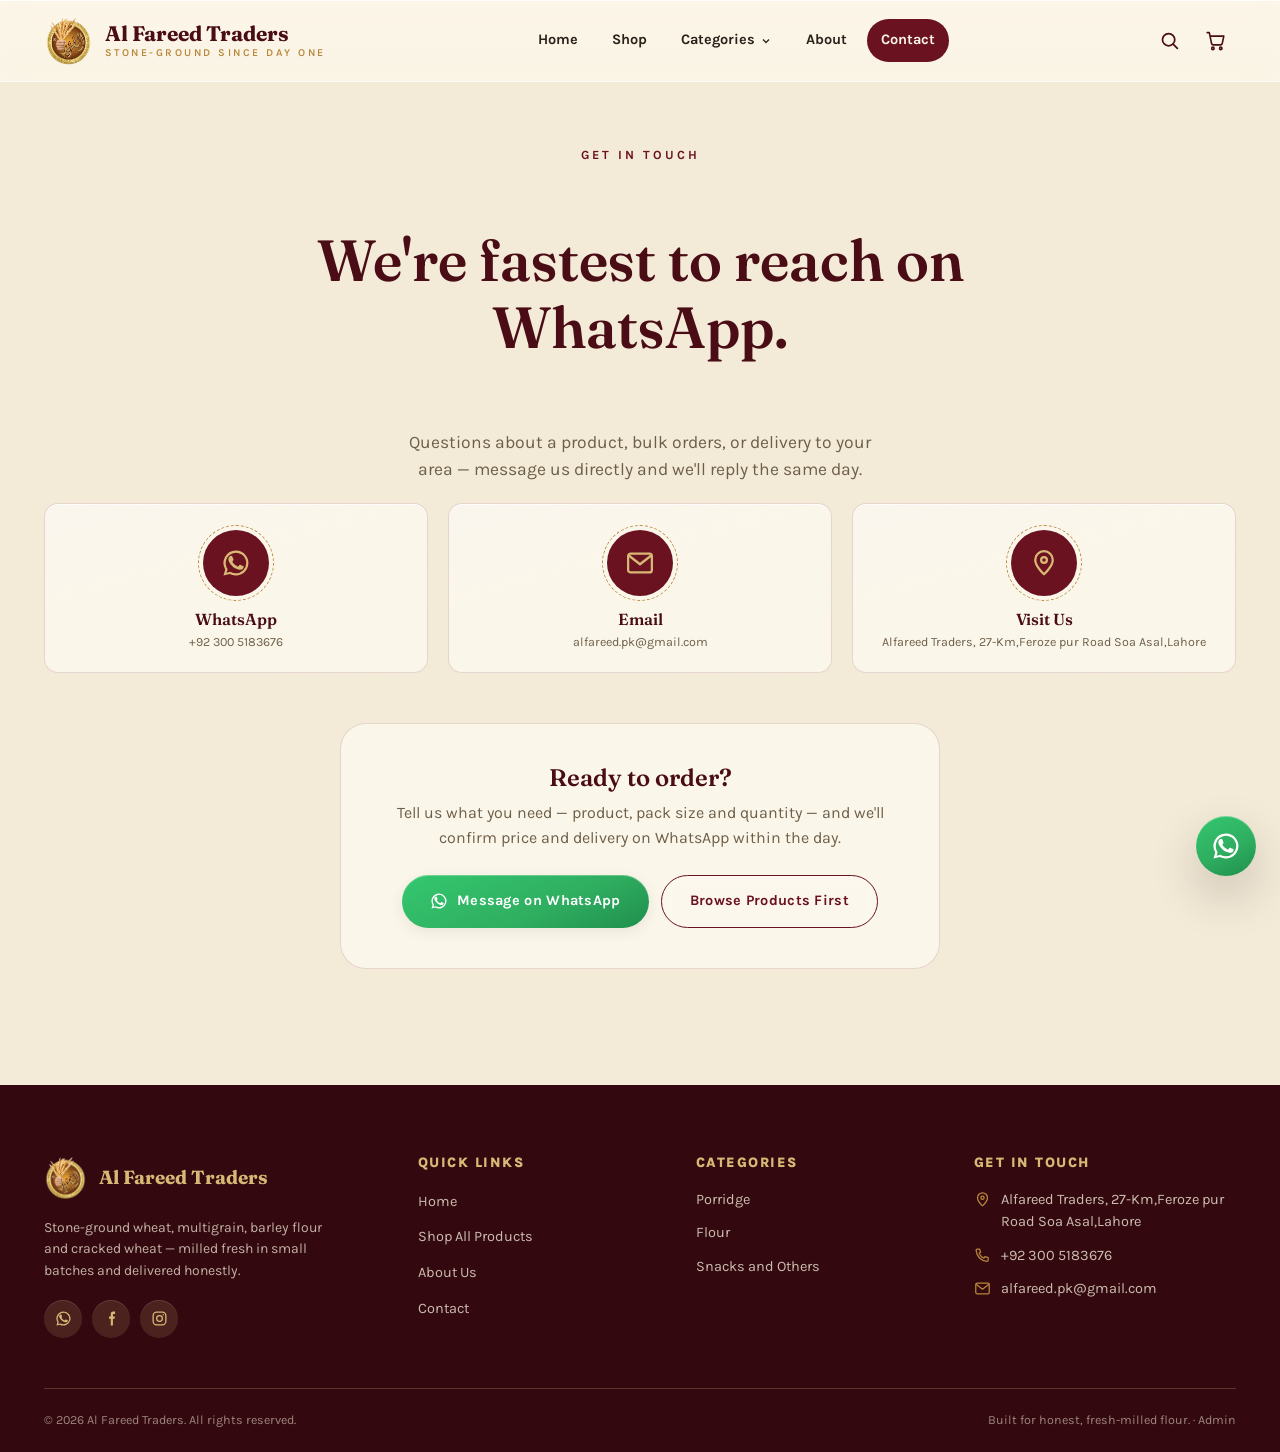
<file: contact.html>
<!DOCTYPE html>
<html lang="en">
<head>
<meta charset="UTF-8">
<meta name="viewport" content="width=device-width, initial-scale=1.0">
<meta name="color-scheme" content="light only">
<title>Contact Us | Al Fareed Traders</title>
<meta name="description" content="Reach Al Fareed Traders on WhatsApp, phone or email to order stone-ground flour, multigrain atta, barley flour and cracked wheat.">
<link rel="canonical" href="https://alfareedtraders.net/contact.html">
<link rel="icon" href="/favicon.ico" sizes="any">
<link rel="icon" type="image/png" href="images/icons/favicon-32.png" sizes="32x32">
<link rel="icon" type="image/png" href="images/icons/favicon-16.png" sizes="16x16">
<link rel="icon" type="image/png" href="images/icons/favicon-192.png" sizes="192x192">
<link rel="apple-touch-icon" href="images/icons/apple-touch-icon.png">
<link rel="shortcut icon" href="images/icons/favicon.ico">
<link rel="preconnect" href="https://fonts.googleapis.com">
<link rel="preconnect" href="https://fonts.gstatic.com" crossorigin>
<link href="https://fonts.googleapis.com/css2?family=Fraunces:opsz,wght@9..144,500;9..144,600;9..144,700&family=Karla:wght@400;500;600;700;800&display=swap" rel="stylesheet">
<link rel="stylesheet" href="css/style.css">
</head>
<body>
<a href="#main" class="skip-link">Skip to content</a>

<header class="navbar" id="siteNavbar">
  <div class="container">
    <a href="index.html" class="brand">
      <img src="images/logo.png" alt="Al Fareed Traders logo">
      <span class="brand-name">Al Fareed Traders<small>Stone-Ground Since Day One</small></span>
    </a>
    <nav aria-label="Primary">
      <ul class="nav-links">
        <li><a href="index.html">Home</a></li>
        <li><a href="index.html#products">Shop</a></li>
        <li class="has-dropdown">
          <button type="button" class="nav-link">Categories
            <svg width="12" height="12" viewBox="0 0 24 24" fill="none" stroke="currentColor" stroke-width="2.5"><path d="M6 9l6 6 6-6"/></svg>
          </button>
          <div class="dropdown" data-categories-dropdown></div>
        </li>
        <li><a href="about.html">About</a></li>
        <li><a href="contact.html" class="active">Contact</a></li>
      </ul>
    </nav>
    <div class="nav-actions">
      <div class="nav-search">
        <button type="button" class="icon-btn" data-search-toggle="#navSearchForm" aria-label="Toggle search">
          <svg viewBox="0 0 24 24" fill="none" stroke="currentColor" stroke-width="2" stroke-linecap="round"><circle cx="11" cy="11" r="7"/><path d="M21 21l-4.3-4.3"/></svg>
        </button>
        <form class="nav-search-form" id="navSearchForm" role="search">
          <input type="search" name="q" placeholder="Search flour, atta, daliya..." aria-label="Search products">
          <button type="submit" aria-label="Submit search">
            <svg viewBox="0 0 24 24" fill="none" stroke="currentColor" stroke-width="2" stroke-linecap="round"><circle cx="11" cy="11" r="7"/><path d="M21 21l-4.3-4.3"/></svg>
          </button>
        </form>
      </div>
      <button type="button" class="icon-btn" data-open-cart aria-label="Open cart">
        <svg viewBox="0 0 24 24" fill="none" stroke="currentColor" stroke-width="1.8" stroke-linecap="round" stroke-linejoin="round"><circle cx="9" cy="21" r="1.4"/><circle cx="18" cy="21" r="1.4"/><path d="M2.5 3h2.4l2.6 12.4a2 2 0 0 0 2 1.6h8.2a2 2 0 0 0 2-1.6L21.5 7H6"/></svg>
        <span class="count-bubble" data-cart-count data-count="0">0</span>
      </button>
      <button type="button" class="hamburger" id="hamburgerBtn" aria-label="Open menu">
        <svg viewBox="0 0 24 24" fill="none" stroke="currentColor" stroke-width="2" stroke-linecap="round"><path d="M3 6h18M3 12h18M3 18h18"/></svg>
      </button>
    </div>
  </div>
</header>

<div class="mobile-nav-overlay" id="mobileNavOverlay">
  <div class="mobile-nav" id="mobileNav">
    <div class="mobile-nav-head">
      <a href="index.html" class="brand"><img src="images/logo.png" alt="Al Fareed Traders logo" style="height:38px;"></a>
      <button type="button" class="close-btn" data-close-mobile aria-label="Close menu">
        <svg viewBox="0 0 24 24" fill="none" stroke="currentColor" stroke-width="2" stroke-linecap="round"><path d="M6 6l12 12M18 6L6 18"/></svg>
      </button>
    </div>
    <a href="index.html">Home</a>
    <a href="index.html#products">Shop All Products</a>
    <a href="about.html">About Us</a>
    <a href="contact.html">Contact</a>
    <div class="mobile-cats" data-categories-mobile></div>
    <div class="mobile-nav-cta">
      <a href="index.html#products" class="btn btn-primary btn-block" data-close-mobile>Shop Now</a>
      <a href="#" class="btn btn-whatsapp btn-block" data-wa-general target="_blank" rel="noopener">Order on WhatsApp</a>
    </div>
  </div>
</div>

<main id="main">
  <section class="hero" style="padding-bottom:20px;">
    <div class="container" style="grid-template-columns:1fr; text-align:center; max-width:700px;">
      <span class="eyebrow">Get in Touch</span>
      <h1>We're fastest to reach on WhatsApp.</h1>
      <p class="lead" style="margin:0 auto;">Questions about a product, bulk orders, or delivery to your area &mdash; message us directly and we'll reply the same day.</p>
    </div>
  </section>

  <section class="section-tight" style="padding-top:0;">
    <div class="container">
      <div class="cat-grid cat-grid-3" style="margin-bottom:50px;">
        <a href="#" data-wa-general target="_blank" rel="noopener" class="cat-seal">
          <div class="ring"><svg viewBox="0 0 24 24" fill="currentColor"><path d="M17.5 14.4c-.3-.1-1.7-.9-2-1-.3-.1-.5-.1-.7.1-.2.3-.8 1-.9 1.1-.2.2-.3.2-.6.1-.3-.1-1.3-.5-2.4-1.5-.9-.8-1.5-1.8-1.7-2.1-.2-.3 0-.5.1-.6.1-.1.3-.3.4-.5.1-.1.2-.3.3-.4.1-.2 0-.4 0-.5 0-.1-.7-1.7-1-2.3-.3-.6-.5-.5-.7-.5h-.6c-.2 0-.5.1-.8.4-.3.3-1 1-1 2.4s1.1 2.8 1.2 3c.1.2 2.1 3.3 5.2 4.5.7.3 1.3.5 1.7.6.7.2 1.4.2 1.9.1.6-.1 1.7-.7 2-1.4.2-.7.2-1.2.2-1.4-.1-.1-.3-.2-.6-.3z"/><path d="M12 2a10 10 0 0 0-8.6 15.1L2 22l5-1.3A10 10 0 1 0 12 2zm0 18.2a8.2 8.2 0 0 1-4.2-1.1l-.3-.2-3 .8.8-2.9-.2-.3A8.2 8.2 0 1 1 20.2 12 8.2 8.2 0 0 1 12 20.2z"/></svg></div>
          <h3>WhatsApp</h3>
          <p id="contactWaNumber">+92 300 1234567</p>
        </a>
        <a href="mailto:orders@Al Fareedtraders.com" data-mailto-link class="cat-seal">
          <div class="ring"><svg viewBox="0 0 24 24" fill="none" stroke="currentColor" stroke-width="1.8" stroke-linecap="round" stroke-linejoin="round"><rect x="2.5" y="4.5" width="19" height="15" rx="2"/><path d="M3 6l9 7 9-7"/></svg></div>
          <h3>Email</h3>
          <p data-field="email">orders@Al Fareedtraders.com</p>
        </a>
        <div class="cat-seal">
          <div class="ring"><svg viewBox="0 0 24 24" fill="none" stroke="currentColor" stroke-width="1.8" stroke-linecap="round" stroke-linejoin="round"><path d="M12 21s-7-6.3-7-11.5A7 7 0 0 1 19 9.5C19 14.7 12 21 12 21z"/><circle cx="12" cy="9.5" r="2.3"/></svg></div>
          <h3>Visit Us</h3>
          <p data-field="address">Grain Market Road, Lahore</p>
        </div>
      </div>

      <div style="max-width:600px; margin:0 auto; text-align:center; background:var(--beige-soft); border:1px solid var(--line); border-radius:var(--radius-lg); padding:40px 30px;">
        <h2 style="margin-bottom:10px;">Ready to order?</h2>
        <p style="color:var(--ink-soft); margin-bottom:24px;">Tell us what you need &mdash; product, pack size and quantity &mdash; and we'll confirm price and delivery on WhatsApp within the day.</p>
        <div style="display:flex; gap:12px; justify-content:center; flex-wrap:wrap;">
          <a href="#" class="btn btn-whatsapp" data-wa-general target="_blank" rel="noopener">
            <svg viewBox="0 0 24 24" fill="currentColor"><path d="M17.5 14.4c-.3-.1-1.7-.9-2-1-.3-.1-.5-.1-.7.1-.2.3-.8 1-.9 1.1-.2.2-.3.2-.6.1-.3-.1-1.3-.5-2.4-1.5-.9-.8-1.5-1.8-1.7-2.1-.2-.3 0-.5.1-.6.1-.1.3-.3.4-.5.1-.1.2-.3.3-.4.1-.2 0-.4 0-.5 0-.1-.7-1.7-1-2.3-.3-.6-.5-.5-.7-.5h-.6c-.2 0-.5.1-.8.4-.3.3-1 1-1 2.4s1.1 2.8 1.2 3c.1.2 2.1 3.3 5.2 4.5.7.3 1.3.5 1.7.6.7.2 1.4.2 1.9.1.6-.1 1.7-.7 2-1.4.2-.7.2-1.2.2-1.4-.1-.1-.3-.2-.6-.3z"/><path d="M12 2a10 10 0 0 0-8.6 15.1L2 22l5-1.3A10 10 0 1 0 12 2zm0 18.2a8.2 8.2 0 0 1-4.2-1.1l-.3-.2-3 .8.8-2.9-.2-.3A8.2 8.2 0 1 1 20.2 12 8.2 8.2 0 0 1 12 20.2z"/></svg>
            Message on WhatsApp
          </a>
          <a href="index.html#products" class="btn btn-outline">Browse Products First</a>
        </div>
      </div>
    </div>
  </section>
</main>

<footer class="site-footer">
  <div class="container">
    <div class="footer-grid">
      <div class="footer-about">
        <div class="footer-brand">
          <img src="images/logo.png" alt="Al Fareed Traders logo">
          <span>Al Fareed Traders</span>
        </div>
        <p>Stone-ground wheat, multigrain, barley flour and cracked wheat &mdash; milled fresh in small batches and delivered honestly.</p>
        <div class="footer-social">
          <a href="#" data-wa-general target="_blank" rel="noopener" aria-label="WhatsApp"><svg viewBox="0 0 24 24" fill="currentColor"><path d="M17.5 14.4c-.3-.1-1.7-.9-2-1-.3-.1-.5-.1-.7.1-.2.3-.8 1-.9 1.1-.2.2-.3.2-.6.1-.3-.1-1.3-.5-2.4-1.5-.9-.8-1.5-1.8-1.7-2.1-.2-.3 0-.5.1-.6.1-.1.3-.3.4-.5.1-.1.2-.3.3-.4.1-.2 0-.4 0-.5 0-.1-.7-1.7-1-2.3-.3-.6-.5-.5-.7-.5h-.6c-.2 0-.5.1-.8.4-.3.3-1 1-1 2.4s1.1 2.8 1.2 3c.1.2 2.1 3.3 5.2 4.5.7.3 1.3.5 1.7.6.7.2 1.4.2 1.9.1.6-.1 1.7-.7 2-1.4.2-.7.2-1.2.2-1.4-.1-.1-.3-.2-.6-.3z"/><path d="M12 2a10 10 0 0 0-8.6 15.1L2 22l5-1.3A10 10 0 1 0 12 2zm0 18.2a8.2 8.2 0 0 1-4.2-1.1l-.3-.2-3 .8.8-2.9-.2-.3A8.2 8.2 0 1 1 20.2 12 8.2 8.2 0 0 1 12 20.2z"/></svg></a>
          <a href="https://facebook.com/" data-social="facebook" target="_blank" rel="noopener" aria-label="Facebook"><svg viewBox="0 0 24 24" fill="currentColor"><path d="M14 9V6.5c0-.8.5-1 .9-1H17V2h-2.7C11.9 2 11 3.7 11 5.7V9H8.5v3.5H11V22h3v-9.5h2.4l.4-3.5H14z"/></svg></a>
          <a href="https://instagram.com/" data-social="instagram" target="_blank" rel="noopener" aria-label="Instagram"><svg viewBox="0 0 24 24" fill="none" stroke="currentColor" stroke-width="1.8"><rect x="3" y="3" width="18" height="18" rx="5"/><circle cx="12" cy="12" r="4"/><circle cx="17.4" cy="6.6" r="1" fill="currentColor" stroke="none"/></svg></a>
        </div>
      </div>
      <div class="footer-col">
        <h4>Quick Links</h4>
        <ul>
          <li><a href="index.html">Home</a></li>
          <li><a href="index.html#products">Shop All Products</a></li>
          <li><a href="about.html">About Us</a></li>
          <li><a href="contact.html">Contact</a></li>
        </ul>
      </div>
      <div class="footer-col">
        <h4>Categories</h4>
        <ul data-categories-mobile></ul>
      </div>
      <div class="footer-col">
        <h4>Get in Touch</h4>
        <ul class="footer-contact">
          <li><svg viewBox="0 0 24 24" fill="none" stroke="currentColor" stroke-width="1.8" stroke-linecap="round" stroke-linejoin="round"><path d="M12 21s-7-6.3-7-11.5A7 7 0 0 1 19 9.5C19 14.7 12 21 12 21z"/><circle cx="12" cy="9.5" r="2.3"/></svg><span data-field="address">Grain Market Road, Lahore, Pakistan</span></li>
          <li><svg viewBox="0 0 24 24" fill="none" stroke="currentColor" stroke-width="1.8" stroke-linecap="round" stroke-linejoin="round"><path d="M4.5 3h3.4l1.4 4.5-2 1.5a12 12 0 0 0 6.7 6.7l1.5-2 4.5 1.4v3.4c0 1-.9 1.8-1.9 1.7-8-.6-14.4-7-15-15C2.7 3.9 3.5 3 4.5 3z"/></svg><span data-field="phoneDisplay">+92 300 1234567</span></li>
          <li><svg viewBox="0 0 24 24" fill="none" stroke="currentColor" stroke-width="1.8" stroke-linecap="round" stroke-linejoin="round"><rect x="2.5" y="4.5" width="19" height="15" rx="2"/><path d="M3 6l9 7 9-7"/></svg><span data-field="email">orders@Al Fareedtraders.com</span></li>
        </ul>
      </div>
    </div>
    <div class="footer-bottom">
      <span>&copy; <span data-year></span> Al Fareed Traders. All rights reserved.</span>
      <span>Built for honest, fresh-milled flour. &middot; <a href="/admin/" class="admin-link">Admin</a></span>
    </div>
  </div>
</footer>

<div class="cart-overlay" id="cartOverlay">
  <aside class="cart-drawer" aria-label="Shopping cart">
    <div class="cart-head">
      <h2>Your Cart</h2>
      <button type="button" class="close-btn" data-close-cart aria-label="Close cart">
        <svg viewBox="0 0 24 24" fill="none" stroke="currentColor" stroke-width="2" stroke-linecap="round"><path d="M6 6l12 12M18 6L6 18"/></svg>
      </button>
    </div>
    <div class="cart-items" id="cartItems"></div>
    <div class="cart-foot" id="cartFoot" style="display:none;">
      <div class="cart-subtotal"><span>Subtotal</span><span id="cartSubtotal">Rs. 0</span></div>
      <a href="#" id="cartWhatsappBtn" class="btn btn-whatsapp btn-block" target="_blank" rel="noopener">Checkout on WhatsApp</a>
      <button type="button" class="btn btn-ghost btn-block" data-close-cart>Continue Shopping</button>
      <p class="cart-note">We'll confirm your order and delivery cost on WhatsApp.</p>
    </div>
  </aside>
</div>

<a href="#" class="wa-float" data-wa-general target="_blank" rel="noopener" aria-label="Chat on WhatsApp">
  <svg viewBox="0 0 24 24" fill="currentColor"><path d="M17.5 14.4c-.3-.1-1.7-.9-2-1-.3-.1-.5-.1-.7.1-.2.3-.8 1-.9 1.1-.2.2-.3.2-.6.1-.3-.1-1.3-.5-2.4-1.5-.9-.8-1.5-1.8-1.7-2.1-.2-.3 0-.5.1-.6.1-.1.3-.3.4-.5.1-.1.2-.3.3-.4.1-.2 0-.4 0-.5 0-.1-.7-1.7-1-2.3-.3-.6-.5-.5-.7-.5h-.6c-.2 0-.5.1-.8.4-.3.3-1 1-1 2.4s1.1 2.8 1.2 3c.1.2 2.1 3.3 5.2 4.5.7.3 1.3.5 1.7.6.7.2 1.4.2 1.9.1.6-.1 1.7-.7 2-1.4.2-.7.2-1.2.2-1.4-.1-.1-.3-.2-.6-.3z"/><path d="M12 2a10 10 0 0 0-8.6 15.1L2 22l5-1.3A10 10 0 1 0 12 2zm0 18.2a8.2 8.2 0 0 1-4.2-1.1l-.3-.2-3 .8.8-2.9-.2-.3A8.2 8.2 0 1 1 20.2 12 8.2 8.2 0 0 1 12 20.2z"/></svg>
</a>

<script src="js/site-config.js"></script>
<script src="js/products-data.js"></script>
<script src="js/render.js"></script>
<script src="js/cart.js"></script>
<script src="js/main.js"></script>
<script>
  document.addEventListener("DOMContentLoaded", () => {
    const el = document.getElementById("contactWaNumber");
    if (el) el.textContent = SITE.phoneDisplay;
  });
</script>
</body>
</html>
</file>
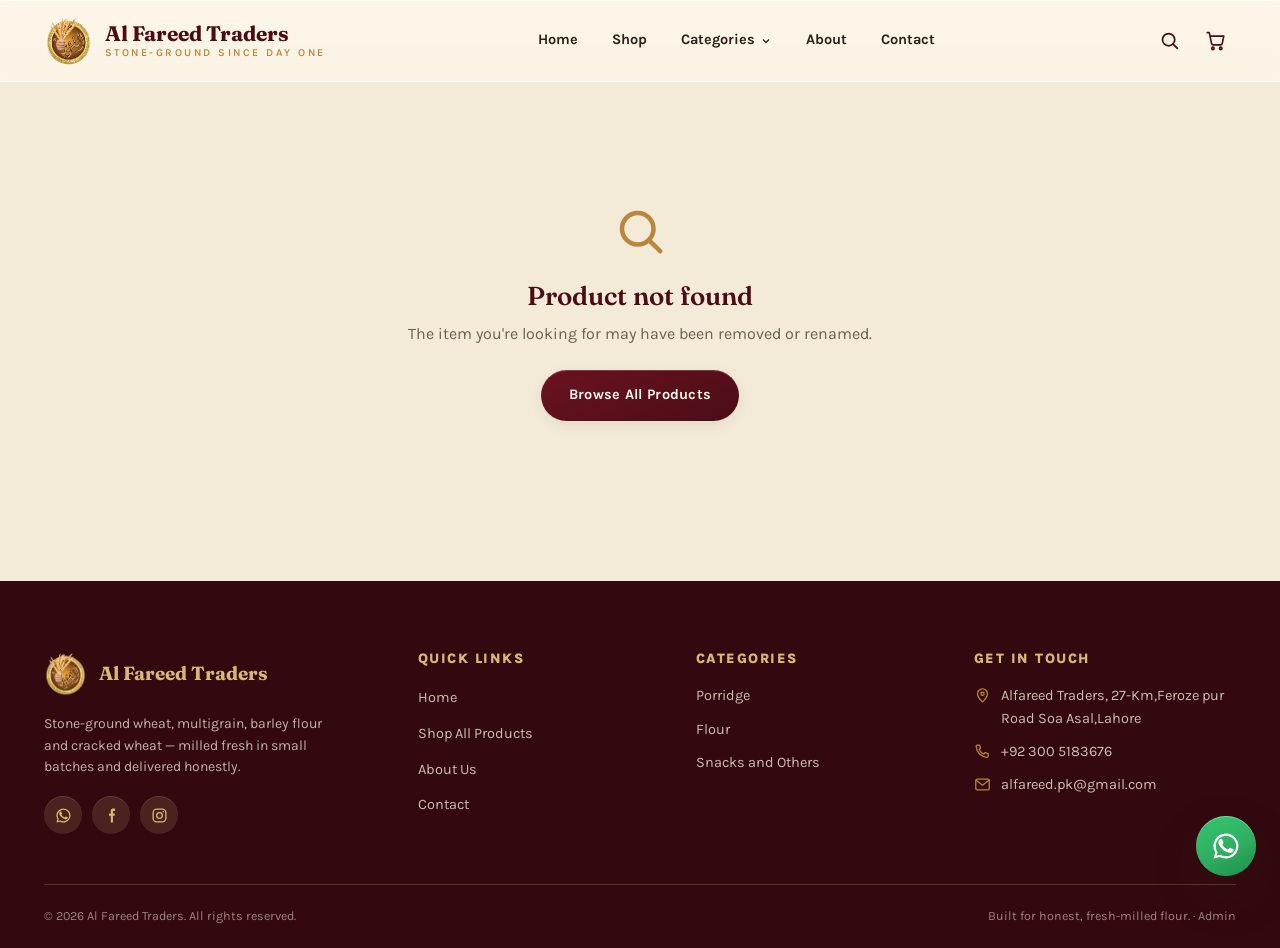
<file: product.html>
<!DOCTYPE html>
<html lang="en">
<head>
<meta charset="UTF-8">
<meta name="viewport" content="width=device-width, initial-scale=1.0">
<meta name="color-scheme" content="light only">
<title>Product | Al Fareed Traders</title>
<meta name="description" content="Fresh stone-ground flour from Al Fareed Traders.">
<link rel="canonical" href="https://alfareedtraders.net/product.html">
<meta name="robots" content="index, follow">
<link rel="icon" href="/favicon.ico" sizes="any">
<link rel="icon" type="image/png" href="images/icons/favicon-32.png" sizes="32x32">
<link rel="icon" type="image/png" href="images/icons/favicon-16.png" sizes="16x16">
<link rel="icon" type="image/png" href="images/icons/favicon-192.png" sizes="192x192">
<link rel="apple-touch-icon" href="images/icons/apple-touch-icon.png">
<link rel="shortcut icon" href="images/icons/favicon.ico">

<link rel="preconnect" href="https://fonts.googleapis.com">
<link rel="preconnect" href="https://fonts.gstatic.com" crossorigin>
<link href="https://fonts.googleapis.com/css2?family=Fraunces:opsz,wght@9..144,500;9..144,600;9..144,700&family=Karla:wght@400;500;600;700;800&display=swap" rel="stylesheet">
<link rel="stylesheet" href="css/style.css">
</head>
<body>
<a href="#main" class="skip-link">Skip to content</a>

<!-- ============ NAVBAR ============ -->
<header class="navbar" id="siteNavbar">
  <div class="container">
    <a href="index.html" class="brand">
      <img src="images/logo.png" alt="Al Fareed Traders logo">
      <span class="brand-name">Al Fareed Traders<small>Stone-Ground Since Day One</small></span>
    </a>

    <nav aria-label="Primary">
      <ul class="nav-links">
        <li><a href="index.html">Home</a></li>
        <li><a href="index.html#products">Shop</a></li>
        <li class="has-dropdown">
          <button type="button" class="nav-link">Categories
            <svg width="12" height="12" viewBox="0 0 24 24" fill="none" stroke="currentColor" stroke-width="2.5"><path d="M6 9l6 6 6-6"/></svg>
          </button>
          <div class="dropdown" data-categories-dropdown></div>
        </li>
        <li><a href="about.html">About</a></li>
        <li><a href="contact.html">Contact</a></li>
      </ul>
    </nav>

    <div class="nav-actions">
      <div class="nav-search">
        <button type="button" class="icon-btn" data-search-toggle="#navSearchForm" aria-label="Toggle search">
          <svg viewBox="0 0 24 24" fill="none" stroke="currentColor" stroke-width="2" stroke-linecap="round"><circle cx="11" cy="11" r="7"/><path d="M21 21l-4.3-4.3"/></svg>
        </button>
        <form class="nav-search-form" id="navSearchForm" role="search">
          <input type="search" name="q" placeholder="Search flour, atta, daliya..." aria-label="Search products">
          <button type="submit" aria-label="Submit search">
            <svg viewBox="0 0 24 24" fill="none" stroke="currentColor" stroke-width="2" stroke-linecap="round"><circle cx="11" cy="11" r="7"/><path d="M21 21l-4.3-4.3"/></svg>
          </button>
        </form>
      </div>
      <button type="button" class="icon-btn" data-open-cart aria-label="Open cart">
        <svg viewBox="0 0 24 24" fill="none" stroke="currentColor" stroke-width="1.8" stroke-linecap="round" stroke-linejoin="round"><circle cx="9" cy="21" r="1.4"/><circle cx="18" cy="21" r="1.4"/><path d="M2.5 3h2.4l2.6 12.4a2 2 0 0 0 2 1.6h8.2a2 2 0 0 0 2-1.6L21.5 7H6"/></svg>
        <span class="count-bubble" data-cart-count data-count="0">0</span>
      </button>
      <button type="button" class="hamburger" id="hamburgerBtn" aria-label="Open menu">
        <svg viewBox="0 0 24 24" fill="none" stroke="currentColor" stroke-width="2" stroke-linecap="round"><path d="M3 6h18M3 12h18M3 18h18"/></svg>
      </button>
    </div>
  </div>
</header>

<!-- ============ MOBILE NAV ============ -->
<div class="mobile-nav-overlay" id="mobileNavOverlay">
  <div class="mobile-nav" id="mobileNav">
    <div class="mobile-nav-head">
      <a href="index.html" class="brand"><img src="images/logo.png" alt="Al Fareed Traders logo" style="height:38px;"></a>
      <button type="button" class="close-btn" data-close-mobile aria-label="Close menu">
        <svg viewBox="0 0 24 24" fill="none" stroke="currentColor" stroke-width="2" stroke-linecap="round"><path d="M6 6l12 12M18 6L6 18"/></svg>
      </button>
    </div>
    <a href="index.html">Home</a>
    <a href="index.html#products">Shop All Products</a>
    <a href="about.html">About Us</a>
    <a href="contact.html">Contact</a>
    <div class="mobile-cats" data-categories-mobile></div>
    <div class="mobile-nav-cta">
      <a href="index.html#products" class="btn btn-primary btn-block" data-close-mobile>Shop Now</a>
      <a href="#" class="btn btn-whatsapp btn-block" data-wa-general target="_blank" rel="noopener">Order on WhatsApp</a>
    </div>
  </div>
</div>

<main id="main">
  <p class="breadcrumb container" id="breadcrumb"></p>

  <div id="productDetail">
    <section class="product-detail">
      <div class="container">
        <div class="pd-grid">

          <div class="pd-gallery">
            <div class="pd-gallery-main">
              <img id="pdMainImg" src="" alt="">
              <button type="button" class="pd-nav pd-nav-prev" id="pdPrevImg" aria-label="Show previous photo" hidden>
                <svg viewBox="0 0 24 24" fill="none" stroke="currentColor" stroke-width="2.4" stroke-linecap="round" stroke-linejoin="round"><path d="M15 6l-6 6 6 6"/></svg>
              </button>
              <button type="button" class="pd-nav pd-nav-next" id="pdNextImg" aria-label="Show next photo" hidden>
                <svg viewBox="0 0 24 24" fill="none" stroke="currentColor" stroke-width="2.4" stroke-linecap="round" stroke-linejoin="round"><path d="M9 6l6 6-6 6"/></svg>
              </button>
              <span class="pd-img-counter" id="pdImgCounter" hidden></span>
            </div>
            <div class="pd-thumbs" id="pdThumbs"></div>
          </div>

          <div class="pd-info">
            <a class="pc-cat" id="pdCategory" href="#" style="display:inline-block;"></a>
            <h1 id="pdTitle"></h1>
            <p class="pd-short" id="pdShort"></p>

            <div class="pd-price-row">
              <span class="pd-price" id="pdPrice"></span>
              <span class="pd-price-unit" id="pdPriceUnit"></span>
            </div>

            <div class="pd-field" id="pdTypeField" style="display:none;">
              <label class="field-label">Type</label>
              <div class="size-options" id="pdTypes"></div>
            </div>

            <div class="pd-field">
              <label class="field-label">Pack Size</label>
              <div class="size-options" id="pdSizes"></div>
            </div>

            <div class="pd-field">
              <label class="field-label">Quantity</label>
              <div class="qty-stepper">
                <button type="button" id="pdQtyMinus" aria-label="Decrease quantity">
                  <svg viewBox="0 0 24 24" fill="none" stroke="currentColor" stroke-width="2.4" stroke-linecap="round"><path d="M5 12h14"/></svg>
                </button>
                <input type="number" id="pdQtyInput" value="1" min="1" max="99" aria-label="Quantity">
                <button type="button" id="pdQtyPlus" aria-label="Increase quantity">
                  <svg viewBox="0 0 24 24" fill="none" stroke="currentColor" stroke-width="2.4" stroke-linecap="round"><path d="M12 5v14M5 12h14"/></svg>
                </button>
              </div>
            </div>

            <div class="pd-ctas">
              <button type="button" class="btn btn-primary" id="pdAddToCart">
                <svg viewBox="0 0 24 24" fill="none" stroke="currentColor" stroke-width="1.8" stroke-linecap="round" stroke-linejoin="round"><circle cx="9" cy="21" r="1.4"/><circle cx="18" cy="21" r="1.4"/><path d="M2.5 3h2.4l2.6 12.4a2 2 0 0 0 2 1.6h8.2a2 2 0 0 0 2-1.6L21.5 7H6"/></svg>
                Add to Cart
              </button>
              <a href="#" id="pdWhatsapp" class="btn btn-whatsapp" target="_blank" rel="noopener">
                <svg viewBox="0 0 24 24" fill="currentColor"><path d="M17.5 14.4c-.3-.1-1.7-.9-2-1-.3-.1-.5-.1-.7.1-.2.3-.8 1-.9 1.1-.2.2-.3.2-.6.1-.3-.1-1.3-.5-2.4-1.5-.9-.8-1.5-1.8-1.7-2.1-.2-.3 0-.5.1-.6.1-.1.3-.3.4-.5.1-.1.2-.3.3-.4.1-.2 0-.4 0-.5 0-.1-.7-1.7-1-2.3-.3-.6-.5-.5-.7-.5h-.6c-.2 0-.5.1-.8.4-.3.3-1 1-1 2.4s1.1 2.8 1.2 3c.1.2 2.1 3.3 5.2 4.5.7.3 1.3.5 1.7.6.7.2 1.4.2 1.9.1.6-.1 1.7-.7 2-1.4.2-.7.2-1.2.2-1.4-.1-.1-.3-.2-.6-.3z"/><path d="M12 2a10 10 0 0 0-8.6 15.1L2 22l5-1.3A10 10 0 1 0 12 2zm0 18.2a8.2 8.2 0 0 1-4.2-1.1l-.3-.2-3 .8.8-2.9-.2-.3A8.2 8.2 0 1 1 20.2 12 8.2 8.2 0 0 1 12 20.2z"/></svg>
                Order via WhatsApp
              </a>
            </div>

            <div class="pd-trust">
              <span class="trust-item"><svg viewBox="0 0 24 24" fill="none" stroke="currentColor" stroke-width="1.8" stroke-linecap="round" stroke-linejoin="round"><path d="M12 3l7 3v6c0 5-3.4 8.4-7 9-3.6-.6-7-4-7-9V6l7-3z"/><path d="M9 12l2 2 4-4"/></svg> No Additives</span>
              <span class="trust-item"><svg viewBox="0 0 24 24" fill="none" stroke="currentColor" stroke-width="1.8" stroke-linecap="round" stroke-linejoin="round"><circle cx="12" cy="12" r="8"/><circle cx="12" cy="12" r="2.6"/><path d="M12 4v2.4M12 17.6V20M4 12h2.4M17.6 12H20"/></svg> Stone-Ground</span>
              <span class="trust-item"><svg viewBox="0 0 24 24" fill="none" stroke="currentColor" stroke-width="1.8" stroke-linecap="round" stroke-linejoin="round"><rect x="1.5" y="7" width="13" height="10"/><path d="M14.5 10h4l3 3v4h-7z"/><circle cx="6" cy="19" r="1.6"/><circle cx="17.5" cy="19" r="1.6"/></svg> Fast Local Delivery</span>
            </div>

            <div class="pd-desc">
              <h2>Product Description</h2>
              <p id="pdDescText"></p>
              <div class="pd-tags" id="pdTags"></div>
            </div>
          </div>

        </div>

        <div class="related-section">
          <div class="section-head">
            <span class="eyebrow">You Might Also Like</span>
            <h2>More From This Category</h2>
          </div>
          <div class="product-grid" id="relatedGrid"></div>
        </div>
      </div>
    </section>
  </div>
</main>

<!-- ============ FOOTER ============ -->
<footer class="site-footer">
  <div class="container">
    <div class="footer-grid">
      <div class="footer-about">
        <div class="footer-brand">
          <img src="images/logo.png" alt="Al Fareed Traders logo">
          <span>Al Fareed Traders</span>
        </div>
        <p>Stone-ground wheat, multigrain, barley flour and cracked wheat &mdash; milled fresh in small batches and delivered honestly.</p>
        <div class="footer-social">
          <a href="#" data-wa-general target="_blank" rel="noopener" aria-label="WhatsApp"><svg viewBox="0 0 24 24" fill="currentColor"><path d="M17.5 14.4c-.3-.1-1.7-.9-2-1-.3-.1-.5-.1-.7.1-.2.3-.8 1-.9 1.1-.2.2-.3.2-.6.1-.3-.1-1.3-.5-2.4-1.5-.9-.8-1.5-1.8-1.7-2.1-.2-.3 0-.5.1-.6.1-.1.3-.3.4-.5.1-.1.2-.3.3-.4.1-.2 0-.4 0-.5 0-.1-.7-1.7-1-2.3-.3-.6-.5-.5-.7-.5h-.6c-.2 0-.5.1-.8.4-.3.3-1 1-1 2.4s1.1 2.8 1.2 3c.1.2 2.1 3.3 5.2 4.5.7.3 1.3.5 1.7.6.7.2 1.4.2 1.9.1.6-.1 1.7-.7 2-1.4.2-.7.2-1.2.2-1.4-.1-.1-.3-.2-.6-.3z"/><path d="M12 2a10 10 0 0 0-8.6 15.1L2 22l5-1.3A10 10 0 1 0 12 2zm0 18.2a8.2 8.2 0 0 1-4.2-1.1l-.3-.2-3 .8.8-2.9-.2-.3A8.2 8.2 0 1 1 20.2 12 8.2 8.2 0 0 1 12 20.2z"/></svg></a>
          <a href="https://facebook.com/" data-social="facebook" target="_blank" rel="noopener" aria-label="Facebook"><svg viewBox="0 0 24 24" fill="currentColor"><path d="M14 9V6.5c0-.8.5-1 .9-1H17V2h-2.7C11.9 2 11 3.7 11 5.7V9H8.5v3.5H11V22h3v-9.5h2.4l.4-3.5H14z"/></svg></a>
          <a href="https://instagram.com/" data-social="instagram" target="_blank" rel="noopener" aria-label="Instagram"><svg viewBox="0 0 24 24" fill="none" stroke="currentColor" stroke-width="1.8"><rect x="3" y="3" width="18" height="18" rx="5"/><circle cx="12" cy="12" r="4"/><circle cx="17.4" cy="6.6" r="1" fill="currentColor" stroke="none"/></svg></a>
        </div>
      </div>
      <div class="footer-col">
        <h4>Quick Links</h4>
        <ul>
          <li><a href="index.html">Home</a></li>
          <li><a href="index.html#products">Shop All Products</a></li>
          <li><a href="about.html">About Us</a></li>
          <li><a href="contact.html">Contact</a></li>
        </ul>
      </div>
      <div class="footer-col">
        <h4>Categories</h4>
        <ul data-categories-mobile></ul>
      </div>
      <div class="footer-col">
        <h4>Get in Touch</h4>
        <ul class="footer-contact">
          <li><svg viewBox="0 0 24 24" fill="none" stroke="currentColor" stroke-width="1.8" stroke-linecap="round" stroke-linejoin="round"><path d="M12 21s-7-6.3-7-11.5A7 7 0 0 1 19 9.5C19 14.7 12 21 12 21z"/><circle cx="12" cy="9.5" r="2.3"/></svg><span data-field="address">Grain Market Road, Lahore, Pakistan</span></li>
          <li><svg viewBox="0 0 24 24" fill="none" stroke="currentColor" stroke-width="1.8" stroke-linecap="round" stroke-linejoin="round"><path d="M4.5 3h3.4l1.4 4.5-2 1.5a12 12 0 0 0 6.7 6.7l1.5-2 4.5 1.4v3.4c0 1-.9 1.8-1.9 1.7-8-.6-14.4-7-15-15C2.7 3.9 3.5 3 4.5 3z"/></svg><span data-field="phoneDisplay">+92 300 1234567</span></li>
          <li><svg viewBox="0 0 24 24" fill="none" stroke="currentColor" stroke-width="1.8" stroke-linecap="round" stroke-linejoin="round"><rect x="2.5" y="4.5" width="19" height="15" rx="2"/><path d="M3 6l9 7 9-7"/></svg><span data-field="email">orders@Al Fareedtraders.com</span></li>
        </ul>
      </div>
    </div>
    <div class="footer-bottom">
      <span>&copy; <span data-year></span> Al Fareed Traders. All rights reserved.</span>
      <span>Built for honest, fresh-milled flour. &middot; <a href="/admin/" class="admin-link">Admin</a></span>
    </div>
  </div>
</footer>

<!-- ============ CART DRAWER ============ -->
<div class="cart-overlay" id="cartOverlay">
  <aside class="cart-drawer" aria-label="Shopping cart">
    <div class="cart-head">
      <h2>Your Cart</h2>
      <button type="button" class="close-btn" data-close-cart aria-label="Close cart">
        <svg viewBox="0 0 24 24" fill="none" stroke="currentColor" stroke-width="2" stroke-linecap="round"><path d="M6 6l12 12M18 6L6 18"/></svg>
      </button>
    </div>
    <div class="cart-items" id="cartItems"></div>
    <div class="cart-foot" id="cartFoot" style="display:none;">
      <div class="cart-subtotal"><span>Subtotal</span><span id="cartSubtotal">Rs. 0</span></div>
      <a href="#" id="cartWhatsappBtn" class="btn btn-whatsapp btn-block" target="_blank" rel="noopener">
        <svg viewBox="0 0 24 24" fill="currentColor"><path d="M17.5 14.4c-.3-.1-1.7-.9-2-1-.3-.1-.5-.1-.7.1-.2.3-.8 1-.9 1.1-.2.2-.3.2-.6.1-.3-.1-1.3-.5-2.4-1.5-.9-.8-1.5-1.8-1.7-2.1-.2-.3 0-.5.1-.6.1-.1.3-.3.4-.5.1-.1.2-.3.3-.4.1-.2 0-.4 0-.5 0-.1-.7-1.7-1-2.3-.3-.6-.5-.5-.7-.5h-.6c-.2 0-.5.1-.8.4-.3.3-1 1-1 2.4s1.1 2.8 1.2 3c.1.2 2.1 3.3 5.2 4.5.7.3 1.3.5 1.7.6.7.2 1.4.2 1.9.1.6-.1 1.7-.7 2-1.4.2-.7.2-1.2.2-1.4-.1-.1-.3-.2-.6-.3z"/><path d="M12 2a10 10 0 0 0-8.6 15.1L2 22l5-1.3A10 10 0 1 0 12 2zm0 18.2a8.2 8.2 0 0 1-4.2-1.1l-.3-.2-3 .8.8-2.9-.2-.3A8.2 8.2 0 1 1 20.2 12 8.2 8.2 0 0 1 12 20.2z"/></svg>
        Checkout on WhatsApp
      </a>
      <button type="button" class="btn btn-ghost btn-block" data-close-cart>Continue Shopping</button>
      <p class="cart-note">We'll confirm your order and delivery cost on WhatsApp.</p>
    </div>
  </aside>
</div>

<!-- ============ WHATSAPP FLOAT ============ -->
<a href="#" class="wa-float" data-wa-general target="_blank" rel="noopener" aria-label="Chat on WhatsApp">
  <svg viewBox="0 0 24 24" fill="currentColor"><path d="M17.5 14.4c-.3-.1-1.7-.9-2-1-.3-.1-.5-.1-.7.1-.2.3-.8 1-.9 1.1-.2.2-.3.2-.6.1-.3-.1-1.3-.5-2.4-1.5-.9-.8-1.5-1.8-1.7-2.1-.2-.3 0-.5.1-.6.1-.1.3-.3.4-.5.1-.1.2-.3.3-.4.1-.2 0-.4 0-.5 0-.1-.7-1.7-1-2.3-.3-.6-.5-.5-.7-.5h-.6c-.2 0-.5.1-.8.4-.3.3-1 1-1 2.4s1.1 2.8 1.2 3c.1.2 2.1 3.3 5.2 4.5.7.3 1.3.5 1.7.6.7.2 1.4.2 1.9.1.6-.1 1.7-.7 2-1.4.2-.7.2-1.2.2-1.4-.1-.1-.3-.2-.6-.3z"/><path d="M12 2a10 10 0 0 0-8.6 15.1L2 22l5-1.3A10 10 0 1 0 12 2zm0 18.2a8.2 8.2 0 0 1-4.2-1.1l-.3-.2-3 .8.8-2.9-.2-.3A8.2 8.2 0 1 1 20.2 12 8.2 8.2 0 0 1 12 20.2z"/></svg>
</a>

<script src="js/site-config.js"></script>
<script src="js/products-data.js"></script>
<script src="js/render.js"></script>
<script src="js/cart.js"></script>
<script src="js/main.js"></script>
<script src="js/product-page.js"></script>
</body>
</html>
</file>
<file: css/style.css>
:root, html { color-scheme: light only; }

/* ---------- 1. DESIGN TOKENS ---------- */
:root {
  /* Brand palette -- beige & mehroon (maroon), gold accent from the logo */
  --beige: #F3EAD8;
  --beige-soft: #FBF6EA;
  --sand: #E9DBB8;
  --sand-dark: #DCC89A;
  --maroon: #6B1220;
  --maroon-dark: #4A0D16;
  --maroon-deep: #33090F;
  --gold: #B8873B;
  --gold-light: #D9B876;
  --ink: #2B211A;
  --ink-soft: #6E5F49;
  --white: #FFFFFF;
  --green: #2FAE60;
  --green-dark: #1F8F4D;

  --line: rgba(107, 18, 32, 0.14);
  --shadow-sm: 0 4px 14px rgba(43, 33, 26, 0.08);
  --shadow-md: 0 10px 30px rgba(43, 33, 26, 0.14);
  --shadow-lg: 0 20px 48px rgba(43, 33, 26, 0.20);

  --radius-sm: 8px;
  --radius-md: 14px;
  --radius-lg: 26px;
  --radius-pill: 999px;

  --font-display: 'Fraunces', Georgia, serif;
  --font-body: 'Karla', -apple-system, BlinkMacSystemFont, sans-serif;

  --container: 1240px;
  --nav-h: 82px;
  --ease: cubic-bezier(.22,.61,.36,1);
  --ease-smooth: cubic-bezier(.16,1,.3,1);

  /* Glossy / mirror surface language -- layered on top of the brand
     palette above. Everything here is additive: a soft sheen, a bright
     top highlight and a touch of blur so panels read like polished
     glass over the beige/maroon scheme, without changing any color. */
  --glass-sheen: linear-gradient(120deg, rgba(255,255,255,0) 28%, rgba(255,255,255,.65) 46%, rgba(255,255,255,0) 64%);
  --glass-top-highlight: inset 0 1px 0 rgba(255,255,255,.75), inset 0 -1px 0 rgba(255,255,255,.06);
  --glass-fill: linear-gradient(165deg, rgba(255,255,255,.5) 0%, rgba(255,255,255,.08) 32%, rgba(255,255,255,0) 55%);
  --glass-border: rgba(255,255,255,.55);
  --glow-gold: 0 0 0 1px rgba(184,135,59,.3), 0 12px 30px rgba(184,135,59,.18);
  --ease-glide: cubic-bezier(.19,1,.22,1);
}

/* ---------- 2. RESET & BASE ---------- */
* { box-sizing: border-box; margin: 0; padding: 0; }
html { scroll-behavior: smooth; scroll-padding-top: calc(var(--nav-h) + 16px); }
body {
  font-family: var(--font-body);
  background: var(--beige);
  color: var(--ink);
  line-height: 1.55;
  -webkit-font-smoothing: antialiased;
}
img { max-width: 100%; display: block; }
a { color: inherit; text-decoration: none; }
ul { list-style: none; }
button { font: inherit; cursor: pointer; border: none; background: none; color: inherit; }
input { font: inherit; }
h1, h2, h3, h4 { font-family: var(--font-display); color: var(--maroon-dark); line-height: 1.15; font-weight: 600; }

:focus-visible {
  outline: 2.5px solid var(--gold);
  outline-offset: 2px;
}

@media (prefers-reduced-motion: reduce) {
  *, *::before, *::after { animation-duration: 0.01ms !important; transition-duration: 0.01ms !important; scroll-behavior: auto !important; }
  /* The medallion rings are a decorative brand flourish, not motion the
     user needs to track, so they keep spinning at normal speed even
     when the visitor's OS/browser asks for reduced motion. */
  .medallion::before { animation-duration: 18s !important; }
  .medallion::after { animation-duration: 24s !important; }
}

/* ---------- 3. LAYOUT UTILITIES ---------- */
.container { width: 100%; max-width: var(--container); margin: 0 auto; padding: 0 24px; }
main { display: block; }
section { padding: 84px 0; }
.section-tight { padding: 56px 0; }

.eyebrow {
  display: inline-block;
  font-family: var(--font-body);
  font-size: 12.5px;
  font-weight: 700;
  letter-spacing: 3px;
  text-transform: uppercase;
  color: var(--maroon);
  margin-bottom: 14px;
}
.section-head { max-width: 640px; margin-bottom: 44px; }
.section-head h2 { font-size: clamp(28px, 3.4vw, 40px); margin-bottom: 12px; }
.section-head p { color: var(--ink-soft); font-size: 16.5px; }
.section-head.center { margin-left: auto; margin-right: auto; text-align: center; }

.visually-hidden {
  position: absolute; width: 1px; height: 1px; overflow: hidden;
  clip: rect(0,0,0,0); white-space: nowrap; border: 0; padding: 0; margin: -1px;
}
.skip-link {
  position: absolute; left: 12px; top: -60px; background: var(--maroon); color: var(--beige-soft);
  padding: 10px 18px; border-radius: var(--radius-sm); z-index: 2000; transition: top .3s var(--ease-smooth);
}
.skip-link:focus { top: 12px; }

/* ---------- 4. BUTTONS & FORM CONTROLS ---------- */
.btn {
  display: inline-flex; align-items: center; justify-content: center; gap: 9px;
  padding: 14px 28px; border-radius: var(--radius-pill);
  font-weight: 700; font-size: 14.5px; letter-spacing: .3px;
  transition: transform .38s var(--ease-glide), box-shadow .38s var(--ease-glide), background .3s var(--ease), color .3s var(--ease), border-color .3s var(--ease);
  white-space: nowrap;
  position: relative; overflow: hidden; isolation: isolate;
}
.btn::before {
  content: ""; position: absolute; inset: 0; background: var(--glass-sheen);
  transform: translateX(-120%); transition: transform .7s var(--ease-glide); pointer-events: none; z-index: 1;
}
.btn:hover::before { transform: translateX(120%); }
.btn svg { width: 18px; height: 18px; flex-shrink: 0; transition: transform .32s var(--ease-smooth); position: relative; z-index: 2; }
.btn span, .btn { position: relative; }
.btn:hover { transform: translateY(-3px) scale(1.015); }
.btn:active { transform: translateY(-1px) scale(1); transition-duration: .1s; }

.btn-primary { background: linear-gradient(155deg, var(--maroon) 0%, var(--maroon-dark) 100%); color: var(--beige-soft); box-shadow: var(--shadow-sm), inset 0 1px 0 rgba(255,255,255,.18); }
.btn-primary:hover { background: linear-gradient(155deg, #7c1526 0%, var(--maroon-dark) 100%); box-shadow: var(--shadow-md), inset 0 1px 0 rgba(255,255,255,.25); }

.btn-outline { background: rgba(255,255,255,.15); color: var(--maroon); border: 1.5px solid var(--maroon); -webkit-backdrop-filter: blur(6px); backdrop-filter: blur(6px); }
.btn-outline:hover { background: var(--maroon); color: var(--beige-soft); box-shadow: var(--shadow-md); }

.btn-whatsapp { background: linear-gradient(155deg, #34c76f 0%, var(--green) 60%, var(--green-dark) 100%); color: #fff; box-shadow: var(--shadow-sm), inset 0 1px 0 rgba(255,255,255,.28); }
.btn-whatsapp:hover { background: linear-gradient(155deg, #34c76f 0%, var(--green-dark) 100%); box-shadow: var(--shadow-md), inset 0 1px 0 rgba(255,255,255,.3); }

.btn-ghost { background: rgba(107,18,32,0.06); color: var(--maroon-dark); }
.btn-ghost:hover { background: rgba(107,18,32,0.12); }

.btn-block { width: 100%; }
.btn-sm { padding: 9px 18px; font-size: 13px; }

.icon-btn {
  width: 42px; height: 42px; display: inline-flex; align-items: center; justify-content: center;
  border-radius: 50%; color: var(--maroon-dark); position: relative;
  transition: background .28s var(--ease), transform .28s var(--ease-smooth), color .28s var(--ease);
}
.icon-btn:hover { background: rgba(107,18,32,0.08); transform: scale(1.1); box-shadow: var(--glass-top-highlight), 0 6px 16px rgba(43,33,26,.12); }
.icon-btn:active { transform: scale(0.96); transition-duration: .1s; }
.icon-btn svg { width: 21px; height: 21px; transition: transform .28s var(--ease-smooth); }

.count-bubble {
  position: absolute; top: -1px; right: -1px; min-width: 18px; height: 18px; padding: 0 4px;
  background: var(--gold); color: var(--maroon-deep); font-size: 10.5px; font-weight: 800;
  border-radius: 50%; display: flex; align-items: center; justify-content: center; border: 1.5px solid var(--beige-soft);
}
.count-bubble[data-count="0"] { display: none; }

/* ---------- 5. NAVBAR ---------- */
.navbar {
  position: sticky; top: 0; z-index: 900; height: var(--nav-h);
  background: linear-gradient(180deg, rgba(251,246,234,.92), rgba(251,246,234,.82));
  -webkit-backdrop-filter: blur(18px) saturate(160%);
  backdrop-filter: blur(18px) saturate(160%);
  border-bottom: 1px solid var(--glass-border);
  box-shadow: var(--glass-top-highlight);
  transition: box-shadow .35s var(--ease-smooth), background .35s var(--ease-smooth);
}
.navbar.is-scrolled { box-shadow: var(--glass-top-highlight), 0 6px 24px rgba(43,33,26,0.10); }
.navbar .container { height: 100%; display: flex; align-items: center; justify-content: space-between; gap: 20px; flex-wrap: nowrap; }

.brand { display: flex; align-items: center; gap: 12px; flex-shrink: 0; min-width: 0; }
.brand img { height: 52px; width: auto; transition: transform .3s var(--ease-smooth); }
.brand:hover img { transform: scale(1.06); }
.brand-name { font-family: var(--font-display); font-weight: 700; font-size: 21px; color: var(--maroon-dark); line-height: 1.1; min-width: 0; white-space: nowrap; overflow: hidden; text-overflow: ellipsis; }
.brand-name small { display: block; font-family: var(--font-body); font-weight: 600; font-size: 10.5px; letter-spacing: 2.5px; color: var(--gold); text-transform: uppercase; margin-top: 2px; white-space: nowrap; overflow: hidden; text-overflow: ellipsis; }

.nav-links { display: flex; align-items: center; gap: 6px; }
.nav-links > li { position: relative; }
.nav-links a, .nav-links button.nav-link {
  display: inline-flex; align-items: center; gap: 5px; padding: 10px 14px; border-radius: var(--radius-pill);
  font-weight: 700; font-size: 14.5px; color: var(--ink); transition: background .3s var(--ease), color .3s var(--ease);
}
.nav-links a:hover, .nav-links button.nav-link:hover, .nav-links a.active { background: var(--maroon); color: var(--beige-soft); }
.nav-links a.active { background: var(--maroon); color: var(--beige-soft); }
.nav-links button.nav-link svg { transition: transform .3s var(--ease-smooth); }
.nav-links button.nav-link:hover svg { transform: translateY(2px); }

.has-dropdown .dropdown {
  position: absolute; top: calc(100% + 10px); left: 50%; transform: translateX(-50%) translateY(10px) scale(.98);
  width: 300px; background: linear-gradient(165deg, rgba(255,255,255,.7), rgba(251,246,234,.85));
  -webkit-backdrop-filter: blur(20px) saturate(160%); backdrop-filter: blur(20px) saturate(160%);
  border: 1px solid var(--glass-border); border-radius: var(--radius-md);
  box-shadow: var(--shadow-lg), var(--glass-top-highlight); padding: 10px; opacity: 0; visibility: hidden;
  transition: opacity .35s var(--ease-glide), transform .35s var(--ease-glide), visibility .35s;
}
.has-dropdown:hover .dropdown, .has-dropdown:focus-within .dropdown {
  opacity: 1; visibility: visible; transform: translateX(-50%) translateY(0) scale(1);
}
.dropdown a { display: flex; align-items: center; gap: 12px; padding: 10px 12px; border-radius: var(--radius-sm); font-size: 14px; transition: background .25s var(--ease), color .25s var(--ease), transform .25s var(--ease-smooth); }
.dropdown a:hover { background: var(--sand); color: var(--maroon-dark); transform: translateX(3px); }
.dropdown .dd-icon {
  width: 34px; height: 34px; border-radius: 50%; background: var(--maroon); color: var(--gold-light);
  display: flex; align-items: center; justify-content: center; flex-shrink: 0; transition: transform .25s var(--ease-smooth);
}
.dropdown a:hover .dd-icon { transform: scale(1.1); }
.dropdown .dd-icon svg { width: 18px; height: 18px; }

.nav-actions { display: flex; align-items: center; gap: 4px; flex-shrink: 0; }
.nav-actions .icon-btn, .nav-actions .hamburger { flex-shrink: 0; }

.nav-search { display: flex; align-items: center; }
.nav-search-form {
  display: flex; align-items: center; overflow: hidden; width: 0; opacity: 0;
  background: var(--sand); border-radius: var(--radius-pill); transition: width .38s var(--ease-smooth), opacity .3s var(--ease), padding .38s var(--ease-smooth);
}
.nav-search-form.is-open { width: 230px; opacity: 1; padding: 0 6px 0 16px; }
.nav-search-form input {
  flex: 1; background: transparent; border: 0; padding: 10px 4px; font-size: 14px; color: var(--ink); min-width: 0;
}
.nav-search-form input::placeholder { color: var(--ink-soft); }
.nav-search-form button { width: 32px; height: 32px; border-radius: 50%; display: flex; align-items: center; justify-content: center; transition: background .25s var(--ease), transform .25s var(--ease-smooth); }
.nav-search-form button:hover { background: rgba(107,18,32,0.1); transform: scale(1.1); }
.nav-search-form button svg { width: 16px; height: 16px; }

.hamburger { display: none; width: 42px; height: 42px; align-items: center; justify-content: center; border-radius: 50%; transition: background .28s var(--ease), transform .28s var(--ease-smooth); }
.hamburger:hover { background: rgba(107,18,32,0.08); transform: scale(1.08); }
.hamburger svg { width: 24px; height: 24px; }

/* Mobile nav drawer */
.mobile-nav-overlay {
  position: fixed; inset: 0; background: rgba(43,33,26,0.45); z-index: 1000;
  opacity: 0; visibility: hidden; transition: opacity .35s var(--ease-smooth), visibility .35s;
}
.mobile-nav-overlay.is-open { opacity: 1; visibility: visible; }
.mobile-nav {
  position: fixed; top: 0; right: 0; height: 100%; width: min(340px, 86vw);
  background: linear-gradient(165deg, rgba(255,255,255,.5), var(--beige-soft) 30%);
  -webkit-backdrop-filter: blur(22px) saturate(160%); backdrop-filter: blur(22px) saturate(160%);
  box-shadow: -8px 0 40px rgba(43,33,26,.16), var(--glass-top-highlight);
  z-index: 1001; transform: translateX(100%); transition: transform .48s var(--ease-glide);
  display: flex; flex-direction: column; padding: 22px; overflow-y: auto;
}
.mobile-nav-overlay.is-open .mobile-nav { transform: translateX(0); }
.mobile-nav-head { display: flex; align-items: center; justify-content: space-between; margin-bottom: 22px; }
.mobile-nav-head .close-btn { width: 40px; height: 40px; border-radius: 50%; display: flex; align-items: center; justify-content: center; transition: background .28s var(--ease), transform .28s var(--ease-smooth); }
.mobile-nav-head .close-btn:hover { background: rgba(107,18,32,0.08); transform: rotate(90deg); }
.mobile-nav-head .close-btn svg { width: 20px; height: 20px; }
.mobile-nav a {
  display: block; padding: 14px 8px; font-weight: 700; font-size: 17px; border-bottom: 1px solid var(--line);
  transition: color .25s var(--ease), padding-left .25s var(--ease-smooth);
}
.mobile-nav a:hover { color: var(--maroon); padding-left: 14px; }
.mobile-nav .mobile-cats { padding-left: 14px; }
.mobile-nav .mobile-cats a { font-size: 15px; font-weight: 600; color: var(--ink-soft); }
.mobile-nav-cta { margin-top: auto; padding-top: 18px; display: flex; flex-direction: column; gap: 10px; }

/* ---------- HERO ---------- */
.hero { padding: 64px 0 40px; overflow: hidden; }
.hero .container { display: grid; grid-template-columns: 1.05fr 0.95fr; gap: 48px; align-items: center; }
.hero h1 { font-size: clamp(34px, 5vw, 58px); margin-bottom: 20px; }
.hero h1 em { font-style: normal; color: var(--maroon); }
.hero p.lead { font-size: 17.5px; color: var(--ink-soft); max-width: 480px; margin-bottom: 30px; }
.hero-ctas { display: flex; flex-wrap: wrap; gap: 14px; margin-bottom: 40px; }
.trust-row { display: flex; flex-wrap: wrap; gap: 22px 30px; }
.trust-row .trust-item { display: flex; align-items: center; gap: 9px; font-size: 13.5px; font-weight: 700; color: var(--maroon-dark); }
.trust-row svg { width: 20px; height: 20px; color: var(--gold); flex-shrink: 0; }

.hero-visual { position: relative; display: flex; align-items: center; justify-content: center; }
.medallion {
  position: relative; width: min(420px, 90%); aspect-ratio: 1/1; border-radius: 100%;
  background: radial-gradient(circle at 40% 30%, var(--beige-soft), var(--sand-dark) 78%);
  display: flex; align-items: center; justify-content: center;
  box-shadow: var(--shadow-lg), inset 0 2px 0 rgba(255,255,255,.5), inset 0 -12px 30px rgba(43,33,26,.08);
}
.medallion::before {
  content: ""; position: absolute; inset: 10%; border-radius: 80%;
  border: 2px dashed var(--gold); opacity: .8;
  animation: medallion-spin 18s linear infinite;
  z-index: 1;
}
.medallion::after {
  content: ""; position: absolute; inset: 6%; border-radius: 70%; border: 10px solid var(--maroon);
  animation: medallion-spin 24s linear infinite reverse;
  z-index: 1;
}
.medallion img { width: 82%; height: auto; position:relative; z-index: 2; filter: drop-shadow(0 12px 20px rgba(43,33,26,.25)); }
@keyframes medallion-spin {
  from { transform: rotate(0deg); }
  to { transform: rotate(360deg); }
}
.medallion-badge {
  position: absolute; bottom: 2%; left: 50%; transform: translateX(-50%);
  background: var(--maroon); color: var(--beige-soft); font-size: 22px; font-weight: 800; letter-spacing: 2.4px;
  text-transform: uppercase; padding: 1px 40px; border-radius: var(--radius-pill); box-shadow: var(--shadow-md);
  white-space: nowrap; border: 3px solid var(--gold-light);
  z-index: 3;
}

/* ---------- 6. CATEGORY SEALS ---------- */
.categories { background: var(--sand); }
.cat-grid { display: grid; grid-template-columns: repeat(5, 1fr); gap: 20px; }
.cat-seal {
  background: linear-gradient(165deg, rgba(255,255,255,.55), var(--beige-soft) 40%);
  border: 1px solid var(--line); border-radius: var(--radius-md);
  padding: 26px 16px 20px; text-align: center; position: relative; overflow: hidden; isolation: isolate;
  box-shadow: var(--glass-top-highlight);
  transition: transform .45s var(--ease-glide), box-shadow .45s var(--ease-glide), border-color .3s var(--ease);
}
.cat-seal::before {
  content: ""; position: absolute; inset: 0; background: var(--glass-sheen);
  transform: translateX(-130%) rotate(8deg); transition: transform .8s var(--ease-glide); z-index: 1; pointer-events: none;
}
.cat-seal:hover::before { transform: translateX(130%) rotate(8deg); }
.cat-seal:hover { transform: translateY(-7px) scale(1.015); box-shadow: var(--glow-gold), var(--shadow-md), var(--glass-top-highlight); border-color: var(--gold); }
.cat-seal .ring {
  width: 66px; height: 66px; margin: 0 auto 14px; border-radius: 50%; background: var(--maroon);
  display: flex; align-items: center; justify-content: center; position: relative;
  transition: transform .35s var(--ease-smooth);
}
.cat-seal:hover .ring { transform: scale(1.08); }
.cat-seal .ring::after { content:""; position: absolute; inset: -5px; border-radius: 50%; border: 1.5px dashed var(--gold); transition: inset .35s var(--ease-smooth); }
.cat-seal:hover .ring::after { inset: -8px; }
.cat-seal .ring svg { width: 30px; height: 30px; color: var(--gold-light); }
.cat-seal h3 { font-size: 16px; margin-bottom: 6px; }
.cat-seal p { font-size: 12.5px; color: var(--ink-soft); line-height: 1.4; }
.cat-seal.active { border-color: var(--maroon); box-shadow: var(--shadow-md); }

.cat-grid-4 { grid-template-columns: repeat(4, 1fr); }
.cat-grid-3 { grid-template-columns: repeat(3, 1fr); }

/* ---------- 7. SECTION DIVIDER ---------- */
.grain-divider {
  height: 40px; background-image: url("../images/icons/wheat-divider.svg"); background-repeat: repeat-x;
  background-position: center; background-size: 140px 40px; opacity: .9;
}

/* ---------- 8. PRODUCT GRID & CARDS ---------- */
.products-section { }
.product-grid { display: grid; grid-template-columns: repeat(auto-fill, minmax(255px, 1fr)); gap: 26px; }

.product-card {
  background: linear-gradient(165deg, rgba(255,255,255,.6), var(--beige-soft) 38%);
  border: 1px solid var(--line); border-radius: var(--radius-md);
  overflow: hidden; display: flex; flex-direction: column; box-shadow: var(--shadow-sm), var(--glass-top-highlight);
  position: relative; isolation: isolate;
  transition: transform .55s var(--ease-glide), box-shadow .55s var(--ease-glide), border-color .4s var(--ease);
}
.product-card::after {
  /* mirror sheen -- a soft diagonal band of light that glides across the
     whole card on hover, like a reflection catching the light */
  content: ""; position: absolute; inset: 0; z-index: 4; pointer-events: none;
  background: var(--glass-sheen);
  transform: translateX(-140%) rotate(6deg); transition: transform .9s var(--ease-glide);
}
.product-card:hover::after { transform: translateX(140%) rotate(6deg); }
.product-card:hover {
  transform: translateY(-9px) scale(1.015);
  box-shadow: var(--shadow-lg), var(--glow-gold), var(--glass-top-highlight);
  border-color: rgba(184,135,59,.45);
}

.pc-media {
  position: relative; aspect-ratio: 1/1; overflow: hidden; background: var(--sand);
  border-bottom: 3px solid transparent;
  border-image: repeating-linear-gradient(90deg, var(--gold) 0 8px, transparent 8px 16px) 3;
}
.pc-media img { position: absolute; inset: 0; width: 100%; height: 100%; object-fit: cover; transition: opacity .7s var(--ease-glide), transform .9s var(--ease-glide); }
.pc-media img.img-2 { opacity: 0; }
.product-card:hover .pc-media img.img-1 { opacity: 0; }
.product-card:hover .pc-media img.img-2 { opacity: 1; }
.pc-media img.img-1 { transition-property: opacity, transform; }
.product-card:hover .pc-media img { transform: scale(1.07); }

.pc-badge {
  position: absolute; top: 12px; left: 12px; background: var(--maroon); color: var(--gold-light);
  font-size: 11px; font-weight: 800; letter-spacing: 1px; text-transform: uppercase;
  padding: 6px 12px; border-radius: var(--radius-pill); box-shadow: var(--shadow-sm); z-index: 3;
}

.pc-body { padding: 18px 18px 20px; display: flex; flex-direction: column; gap: 6px; flex: 1; }
.pc-cat { font-size: 11px; font-weight: 800; letter-spacing: 1.6px; text-transform: uppercase; color: var(--gold); }
.pc-name { font-size: 17px; font-weight: 600; }
.pc-name a { transition: color .28s var(--ease); }
.pc-name a:hover { color: var(--maroon); }
.pc-short { font-size: 13px; color: var(--ink-soft); flex: 1; margin-bottom: 6px; }
.pc-footer { display: flex; align-items: center; justify-content: space-between; margin-top: auto; }
.pc-price { font-family: var(--font-display); font-weight: 700; font-size: 18px; color: var(--maroon-dark); }
.pc-price span { font-family: var(--font-body); font-weight: 600; font-size: 12px; color: var(--ink-soft); }
.pc-view { font-size: 12.5px; font-weight: 800; color: var(--maroon); display: inline-flex; align-items: center; gap: 4px; }
.pc-view svg { width: 14px; height: 14px; transition: transform .3s var(--ease-smooth); }
.product-card:hover .pc-view svg { transform: translateX(4px); }

.pc-add-to-cart {
  width: 100%; margin-top: 14px; background: linear-gradient(155deg, var(--maroon) 0%, var(--maroon-dark) 100%); color: var(--beige-soft); padding: 11px;
  border-radius: var(--radius-pill); font-weight: 700; font-size: 13px;
  display: flex; align-items: center; justify-content: center; gap: 8px;
  position: relative; overflow: hidden;
  box-shadow: var(--shadow-sm), inset 0 1px 0 rgba(255,255,255,.18); transition: background .3s var(--ease), transform .35s var(--ease-glide), box-shadow .35s var(--ease-glide);
}
.pc-add-to-cart::before {
  content: ""; position: absolute; inset: 0; background: var(--glass-sheen); z-index: 0;
  transform: translateX(-120%); transition: transform .6s var(--ease-glide); pointer-events: none;
}
.pc-add-to-cart svg { width: 16px; height: 16px; position: relative; z-index: 1; }
.pc-add-to-cart:hover::before { transform: translateX(120%); }
.pc-add-to-cart:hover { background: linear-gradient(155deg, #7c1526 0%, var(--maroon-dark) 100%); box-shadow: var(--shadow-md); transform: translateY(-2px); }
.pc-add-to-cart:active { transform: translateY(0) scale(0.98); }

/* ---------- 9. FILTER / SEARCH BAR (listing) ---------- */
.filter-bar {
  display: flex; flex-wrap: wrap; align-items: center; justify-content: space-between; gap: 16px;
  margin-bottom: 32px; padding: 16px 20px;
  background: linear-gradient(165deg, rgba(255,255,255,.6), var(--beige-soft) 45%);
  border: 1px solid var(--line); border-radius: var(--radius-md);
  box-shadow: var(--glass-top-highlight);
}
.filter-pills { display: flex; flex-wrap: wrap; gap: 8px; }
.filter-pill {
  padding: 9px 16px; border-radius: var(--radius-pill); font-size: 13px; font-weight: 700;
  background: var(--sand); color: var(--maroon-dark); transition: background .35s var(--ease), color .35s var(--ease), transform .35s var(--ease-glide), box-shadow .35s var(--ease-glide);
}
.filter-pill:hover { background: var(--gold-light); transform: translateY(-2px); box-shadow: var(--shadow-sm), inset 0 1px 0 rgba(255,255,255,.5); }
.filter-pill.active { background: var(--maroon); color: var(--beige-soft); }
.filter-search { display: flex; align-items: center; gap: 8px; background: var(--sand); border-radius: var(--radius-pill); padding: 8px 16px; min-width: 210px; transition: box-shadow .3s var(--ease); }
.filter-search:focus-within { box-shadow: 0 0 0 2.5px var(--gold); }
.filter-search svg { width: 16px; height: 16px; color: var(--maroon-dark); flex-shrink: 0; }
.filter-search input { background: transparent; border: 0; flex: 1; font-size: 13.5px; }
.filter-count { font-size: 13px; color: var(--ink-soft); font-weight: 600; }
.empty-state { text-align: center; padding: 60px 20px; color: var(--ink-soft); }
.empty-state svg { width: 54px; height: 54px; color: var(--gold); margin: 0 auto 16px; }

/* ---------- 10. PRODUCT DETAIL PAGE ---------- */
.breadcrumb { font-size: 13px; color: var(--ink-soft); padding: 22px 0 0; display: flex; gap: 8px; flex-wrap: wrap; }
.breadcrumb a { transition: color .25s var(--ease); }
.breadcrumb a:hover { color: var(--maroon); }
.breadcrumb .sep { color: var(--gold); }
.breadcrumb .current { color: var(--maroon-dark); font-weight: 700; }

.product-detail {
  padding: 32px 0 90px;
  position: relative;
  background-image: linear-gradient(rgba(243,234,216,0.88), rgba(243,234,216,0.88)), var(--pd-bg-image, none);
  background-size: cover;
  background-position: center top;
  background-repeat: no-repeat;
}
.pd-grid { display: grid; grid-template-columns: 0.95fr 1.05fr; gap: 56px; }

.pd-gallery-main {
  aspect-ratio: 1/1; border-radius: var(--radius-lg); overflow: hidden; background: var(--sand);
  border: 1px solid var(--line); box-shadow: var(--shadow-sm), var(--glass-top-highlight); margin-bottom: 16px; position: relative;
  isolation: isolate;
}
.pd-gallery-main img { width: 100%; height: 100%; object-fit: cover; transition: transform .7s var(--ease-glide), opacity .4s var(--ease); }
.pd-gallery-main:hover img { transform: scale(1.06); }
/* thin glass reflection along the top edge of the frame */
.pd-gallery-main::before {
  content: ""; position: absolute; inset: 0; z-index: 2; pointer-events: none; border-radius: inherit;
  background: linear-gradient(180deg, rgba(255,255,255,.28) 0%, rgba(255,255,255,0) 22%);
}

/* ---- Picture-switch controls: prev/next buttons over the main image ---- */
.pd-nav {
  position: absolute; top: 50%; z-index: 5; transform: translateY(-50%);
  width: 44px; height: 44px; border-radius: 50%; display: flex; align-items: center; justify-content: center;
  background: linear-gradient(165deg, rgba(255,255,255,.85), rgba(255,255,255,.45));
  -webkit-backdrop-filter: blur(10px) saturate(160%); backdrop-filter: blur(10px) saturate(160%);
  border: 1px solid var(--glass-border); color: var(--maroon-dark);
  box-shadow: var(--shadow-sm), var(--glass-top-highlight);
  transition: transform .35s var(--ease-glide), box-shadow .35s var(--ease-glide), background .3s var(--ease), opacity .3s var(--ease);
}
.pd-nav svg { width: 20px; height: 20px; }
.pd-nav-prev { left: 14px; }
.pd-nav-next { right: 14px; }
.pd-nav:hover { transform: translateY(-50%) scale(1.1); background: rgba(255,255,255,.92); box-shadow: var(--shadow-md), var(--glow-gold); }
.pd-nav:active { transform: translateY(-50%) scale(0.96); transition-duration: .1s; }
.pd-nav[hidden] { display: none; }

.pd-img-counter {
  position: absolute; bottom: 14px; left: 50%; transform: translateX(-50%); z-index: 5;
  padding: 6px 14px; border-radius: var(--radius-pill); font-size: 12px; font-weight: 700; letter-spacing: .3px;
  color: var(--beige-soft); background: rgba(43,33,26,.45);
  -webkit-backdrop-filter: blur(8px); backdrop-filter: blur(8px);
  border: 1px solid rgba(255,255,255,.25);
}
.pd-img-counter[hidden] { display: none; }

.pd-thumbs { display: flex; gap: 12px; }
.pd-thumb {
  width: 88px; height: 88px; border-radius: var(--radius-sm); overflow: hidden; border: 2px solid transparent;
  background: var(--sand); position: relative; isolation: isolate;
  box-shadow: var(--glass-top-highlight);
  transition: border-color .3s var(--ease), transform .35s var(--ease-glide), box-shadow .35s var(--ease-glide);
}
.pd-thumb.active, .pd-thumb:hover { border-color: var(--maroon); }
.pd-thumb.active { box-shadow: var(--glow-gold), var(--glass-top-highlight); }
.pd-thumb:hover { transform: translateY(-3px); }
.pd-thumb img { width: 100%; height: 100%; object-fit: cover; transition: transform .45s var(--ease-glide); }
.pd-thumb:hover img { transform: scale(1.1); }

.pd-info .pc-cat { font-size: 12px; }
.pd-info h1 { font-size: clamp(26px, 3vw, 36px); margin: 8px 0 14px; }
.pd-info .pd-short { color: var(--ink-soft); font-size: 16px; margin-bottom: 20px; }
.pd-price-row { display: flex; align-items: baseline; gap: 10px; margin-bottom: 24px; }
.pd-price { font-family: var(--font-display); font-size: 32px; font-weight: 700; color: var(--maroon-dark); }
.pd-price-unit { color: var(--ink-soft); font-size: 14px; font-weight: 600; }

.pd-field { margin-bottom: 22px; }
.pd-field label.field-label { display: block; font-size: 12.5px; font-weight: 800; letter-spacing: 1.2px; text-transform: uppercase; color: var(--maroon); margin-bottom: 10px; }
.size-options { display: flex; gap: 10px; flex-wrap: wrap; }
.size-pill {
  padding: 10px 18px; border-radius: var(--radius-pill); border: 1.5px solid var(--line); font-weight: 700; font-size: 13.5px;
  background: linear-gradient(165deg, rgba(255,255,255,.6), var(--beige-soft) 60%);
  transition: background .3s var(--ease), color .3s var(--ease), border-color .3s var(--ease), transform .35s var(--ease-glide), box-shadow .35s var(--ease-glide);
}
.size-pill:hover { border-color: var(--gold); transform: translateY(-2px); box-shadow: var(--shadow-sm), inset 0 1px 0 rgba(255,255,255,.5); }
.size-pill.active { background: var(--maroon); color: var(--beige-soft); border-color: var(--maroon); }

.qty-stepper { display: inline-flex; align-items: center; border: 1.5px solid var(--line); border-radius: var(--radius-pill); overflow: hidden; background: linear-gradient(165deg, rgba(255,255,255,.5), var(--beige-soft) 60%); box-shadow: var(--glass-top-highlight); }
.qty-stepper button { width: 42px; height: 42px; font-size: 18px; font-weight: 700; color: var(--maroon-dark); transition: background .3s var(--ease), color .3s var(--ease); }
.qty-stepper button:hover { background: var(--sand); }
.qty-stepper input { width: 46px; text-align: center; border: 0; background: transparent; font-weight: 700; font-size: 15px; }

.pd-ctas { display: flex; gap: 14px; flex-wrap: wrap; margin-bottom: 26px; }
.pd-ctas .btn { flex: 1; min-width: 200px; }

.pd-trust { display: flex; flex-wrap: wrap; gap: 18px 26px; padding: 18px 0; border-top: 1px solid var(--line); }
.pd-trust .trust-item { display: flex; align-items: center; gap: 8px; font-size: 12.5px; font-weight: 700; color: var(--maroon-dark); }
.pd-trust svg { width: 18px; height: 18px; color: var(--gold); }

.pd-desc { margin-top: 60px; max-width: 780px; }
.pd-desc h2 { font-size: 22px; margin-bottom: 14px; }
.pd-desc p { color: var(--ink-soft); font-size: 15.5px; margin-bottom: 14px; }
.pd-tags { display: flex; gap: 8px; flex-wrap: wrap; margin-top: 16px; }
.pd-tags span { background: var(--sand); color: var(--maroon-dark); font-size: 12px; font-weight: 700; padding: 6px 14px; border-radius: var(--radius-pill); }

.related-section { margin-top: 80px; }

/* ---------- 11. CART DRAWER ---------- */
.cart-overlay {
  position: fixed; inset: 0; background: rgba(43,33,26,0.45); z-index: 1100;
  opacity: 0; visibility: hidden; transition: opacity .35s var(--ease-smooth), visibility .35s;
}
.cart-overlay.is-open { opacity: 1; visibility: visible; }
.cart-drawer {
  position: fixed; top: 0; right: 0; height: 100%; width: min(420px, 92vw);
  background: linear-gradient(165deg, rgba(255,255,255,.5), var(--beige-soft) 30%);
  -webkit-backdrop-filter: blur(22px) saturate(160%); backdrop-filter: blur(22px) saturate(160%);
  box-shadow: -8px 0 40px rgba(43,33,26,.16), var(--glass-top-highlight);
  z-index: 1101; transform: translateX(100%); transition: transform .48s var(--ease-glide);
  display: flex; flex-direction: column;
}
.cart-overlay.is-open .cart-drawer { transform: translateX(0); }
.cart-head { display: flex; align-items: center; justify-content: space-between; padding: 20px 22px; border-bottom: 1px solid var(--line); }
.cart-head h2 { font-size: 20px; }
.cart-head .close-btn { width: 40px; height: 40px; border-radius: 50%; display: flex; align-items: center; justify-content: center; transition: background .28s var(--ease), transform .28s var(--ease-smooth); }
.cart-head .close-btn:hover { background: rgba(107,18,32,0.08); transform: rotate(90deg); }
.cart-head .close-btn svg { width: 20px; height: 20px; }

.cart-items { flex: 1; overflow-y: auto; padding: 16px 22px; display: flex; flex-direction: column; gap: 16px; }
.cart-item { display: grid; grid-template-columns: 66px 1fr auto; gap: 14px; align-items: center; }
.cart-item img { width: 66px; height: 66px; border-radius: var(--radius-sm); object-fit: cover; background: var(--sand); border: 1px solid var(--line); }
.ci-name { font-weight: 700; font-size: 14px; margin-bottom: 2px; }
.ci-meta { font-size: 12px; color: var(--ink-soft); margin-bottom: 8px; }
.ci-row { display: flex; align-items: center; gap: 10px; }
.ci-qty { display: inline-flex; align-items: center; border: 1.5px solid var(--line); border-radius: var(--radius-pill); }
.ci-qty button { width: 26px; height: 26px; font-size: 14px; transition: background .25s var(--ease), color .25s var(--ease); }
.ci-qty button:hover { background: var(--sand); }
.ci-qty span { width: 24px; text-align: center; font-size: 13px; font-weight: 700; }
.ci-remove { font-size: 11.5px; font-weight: 700; color: var(--maroon); text-decoration: underline; transition: color .25s var(--ease); }
.ci-remove:hover { color: var(--maroon-dark); }
.ci-price { font-weight: 800; font-size: 14px; color: var(--maroon-dark); white-space: nowrap; }

.cart-empty { text-align: center; padding: 60px 20px; color: var(--ink-soft); }
.cart-empty svg { width: 48px; height: 48px; color: var(--gold); margin: 0 auto 14px; }

.cart-foot { padding: 20px 22px 26px; border-top: 1px solid var(--line); }
.cart-subtotal { display: flex; align-items: center; justify-content: space-between; font-weight: 800; font-size: 17px; margin-bottom: 16px; color: var(--maroon-dark); }
.cart-foot .btn { margin-bottom: 10px; }
.cart-note { font-size: 11.5px; color: var(--ink-soft); text-align: center; }

.delivery-tip {
  display: flex; align-items: flex-start; gap: 8px;
  margin-top: 14px; padding: 10px 14px;
  background: rgba(197,160,89,0.12); border: 1px solid rgba(197,160,89,0.35);
  border-radius: var(--radius-md, 10px);
  font-size: 12.5px; line-height: 1.5; color: var(--maroon-dark);
  max-width: 480px;
}
.delivery-tip svg { width: 16px; height: 16px; flex-shrink: 0; margin-top: 1px; color: var(--gold); }
.delivery-tip strong { font-weight: 700; }

.cart-note.delivery-tip { max-width: none; margin-top: 10px; text-align: left; }

/* ---------- 12. WHATSAPP FLOAT BUTTON ---------- */
.wa-float {
  position: fixed; bottom: 24px; right: 24px; width: 60px; height: 60px; border-radius: 50%;
  background: linear-gradient(155deg, #34c76f 0%, var(--green) 55%, var(--green-dark) 100%);
  display: flex; align-items: center; justify-content: center;
  box-shadow: var(--shadow-lg), inset 0 1px 0 rgba(255,255,255,.35);
  overflow: hidden; isolation: isolate;
  z-index: 800; transition: transform .4s var(--ease-glide), background .3s var(--ease), box-shadow .4s var(--ease-glide);
}
.wa-float::before {
  content: ""; position: absolute; inset: 0; background: var(--glass-sheen);
  transform: translateX(-120%); transition: transform .8s var(--ease-glide); pointer-events: none;
}
.wa-float:hover::before { transform: translateX(120%); }
.wa-float:hover { transform: scale(1.1); box-shadow: 0 22px 50px rgba(43,33,26,0.28), inset 0 1px 0 rgba(255,255,255,.4); }
.wa-float:active { transform: scale(1.02); }
.wa-float svg { width: 30px; height: 30px; color: #fff; position: relative; z-index: 1; }

/* ---------- 13. FOOTER ---------- */
.site-footer { background: var(--maroon-deep); color: var(--beige); padding: 70px 0 0; margin-top: 60px; }
.footer-grid { display: grid; grid-template-columns: 1.4fr 1fr 1fr 1.1fr; gap: 40px; padding-bottom: 50px; border-bottom: 1px solid rgba(216,184,118,0.25); }
.footer-brand { display: flex; align-items: center; gap: 12px; margin-bottom: 16px; }
.footer-brand img { height: 46px; }
.footer-brand span { font-family: var(--font-display); font-size: 19px; font-weight: 700; color: var(--gold-light); }
.footer-about p { font-size: 14px; color: rgba(243,234,216,0.75); max-width: 300px; margin-bottom: 18px; }
.footer-social { display: flex; gap: 10px; }
.footer-social a { width: 38px; height: 38px; border-radius: 50%; background: rgba(216,184,118,0.14); display: flex; align-items: center; justify-content: center; box-shadow: inset 0 1px 0 rgba(255,255,255,.12); transition: background .35s var(--ease), transform .4s var(--ease-glide), box-shadow .4s var(--ease-glide); }
.footer-social a:hover { background: var(--gold); transform: translateY(-4px) scale(1.06); box-shadow: 0 10px 22px rgba(184,135,59,.35), inset 0 1px 0 rgba(255,255,255,.4); }
.footer-social svg { width: 17px; height: 17px; color: var(--gold-light); transition: color .3s var(--ease); }
.footer-social a:hover svg { color: var(--maroon-deep); }

.footer-col h4 { color: var(--gold-light); font-size: 14px; letter-spacing: 1.5px; text-transform: uppercase; margin-bottom: 18px; font-family: var(--font-body); font-weight: 800; }
.footer-col ul { display: flex; flex-direction: column; gap: 11px; }
.footer-col a, .footer-col span { font-size: 14.5px; color: rgba(243,234,216,0.8); transition: color .25s var(--ease), padding-left .25s var(--ease-smooth); }
.footer-col a:hover { color: var(--gold-light); padding-left: 4px; }
.footer-contact li { display: flex; align-items: flex-start; gap: 10px; }
.footer-contact svg { width: 17px; height: 17px; color: var(--gold); flex-shrink: 0; margin-top: 2px; }

.footer-bottom { padding: 22px 0; display: flex; flex-wrap: wrap; align-items: center; justify-content: space-between; gap: 10px; font-size: 12.5px; color: rgba(243,234,216,0.55); }
.footer-bottom a { transition: color .25s var(--ease); }
.footer-bottom a:hover { color: var(--gold-light); }

/* ---------- 14. TOAST ---------- */
.toast {
  position: fixed; left: 50%; bottom: 30px; transform: translateX(-50%) translateY(20px);
  background: linear-gradient(155deg, var(--maroon) 0%, var(--maroon-dark) 100%); color: var(--beige-soft); padding: 14px 24px; border-radius: var(--radius-pill);
  font-size: 14px; font-weight: 700; display: flex; align-items: center; gap: 10px;
  box-shadow: var(--shadow-lg), inset 0 1px 0 rgba(255,255,255,.2);
  z-index: 1300; opacity: 0; visibility: hidden; transition: opacity .4s var(--ease-glide), transform .4s var(--ease-glide), visibility .4s;
}
.toast.is-visible { opacity: 1; visibility: visible; transform: translateX(-50%) translateY(0); }
.toast svg { width: 18px; height: 18px; color: var(--gold-light); }

/* ---------- 15. RESPONSIVE ---------- */
@media (max-width: 1080px) {
  .nav-links { display: none; }
  .hamburger { display: flex; }
  .cat-grid { grid-template-columns: repeat(3, 1fr); }
  .cat-grid-4 { grid-template-columns: repeat(2, 1fr); }
  .cat-grid-3 { grid-template-columns: repeat(3, 1fr); }
  .footer-grid { grid-template-columns: 1fr 1fr; }
}

@media (max-width: 900px) {
  .hero .container { grid-template-columns: 1fr; }
  .hero-visual { order: -1; margin-bottom: 10px; }
  .medallion { width: min(320px, 78vw); }
  .pd-grid { grid-template-columns: 1fr; gap: 32px; }
}

@media (max-width: 768px) {
  section { padding: 56px 0; }
  .cat-grid { grid-template-columns: repeat(2, 1fr); }
  .cat-grid-4 { grid-template-columns: repeat(2, 1fr); }
  .cat-grid-3 { grid-template-columns: 1fr; }
  .nav-search-form.is-open { width: 160px; }
  .navbar { height: auto; min-height: var(--nav-h); }
  .navbar .container { padding-top: 10px; padding-bottom: 10px; gap: 10px; }
  .brand { gap: 8px; flex-shrink: 1; min-width: 0; }
  .brand img { height: 38px; }
  .brand-name { font-size: 15.5px; }
  .nav-actions { gap: 0; }
}

@media (max-width: 600px) {
  .container { padding: 0 16px; }
  .brand-name small { font-size: 8.5px; letter-spacing: 1.5px; }
  .brand-name { font-size: 14px; }
  .nav-search-form.is-open { width: 130px; }
  .product-grid { grid-template-columns: repeat(2, 1fr); gap: 14px; }
  .pc-body { padding: 12px 12px 14px; gap: 4px; }
  .pc-name { font-size: 14.5px; }
  .pc-short { display: none; }
  .pc-price { font-size: 15px; }
  .filter-bar { flex-direction: column; align-items: stretch; }
  .filter-search { width: 100%; }
  .hero-ctas .btn { flex: 1; }
  .footer-grid { grid-template-columns: 1fr; gap: 30px; padding-bottom: 34px; }
  .wa-float { width: 52px; height: 52px; bottom: 18px; right: 18px; }
  .wa-float svg { width: 26px; height: 26px; }
  .pd-ctas .btn { min-width: 100%; }
  .cat-grid { gap: 12px; }
  .pd-nav { width: 38px; height: 38px; }
  .pd-nav svg { width: 17px; height: 17px; }
  .pd-nav-prev { left: 10px; }
  .pd-nav-next { right: 10px; }
  .pd-img-counter { bottom: 10px; font-size: 11px; padding: 5px 12px; }
}
</file>
